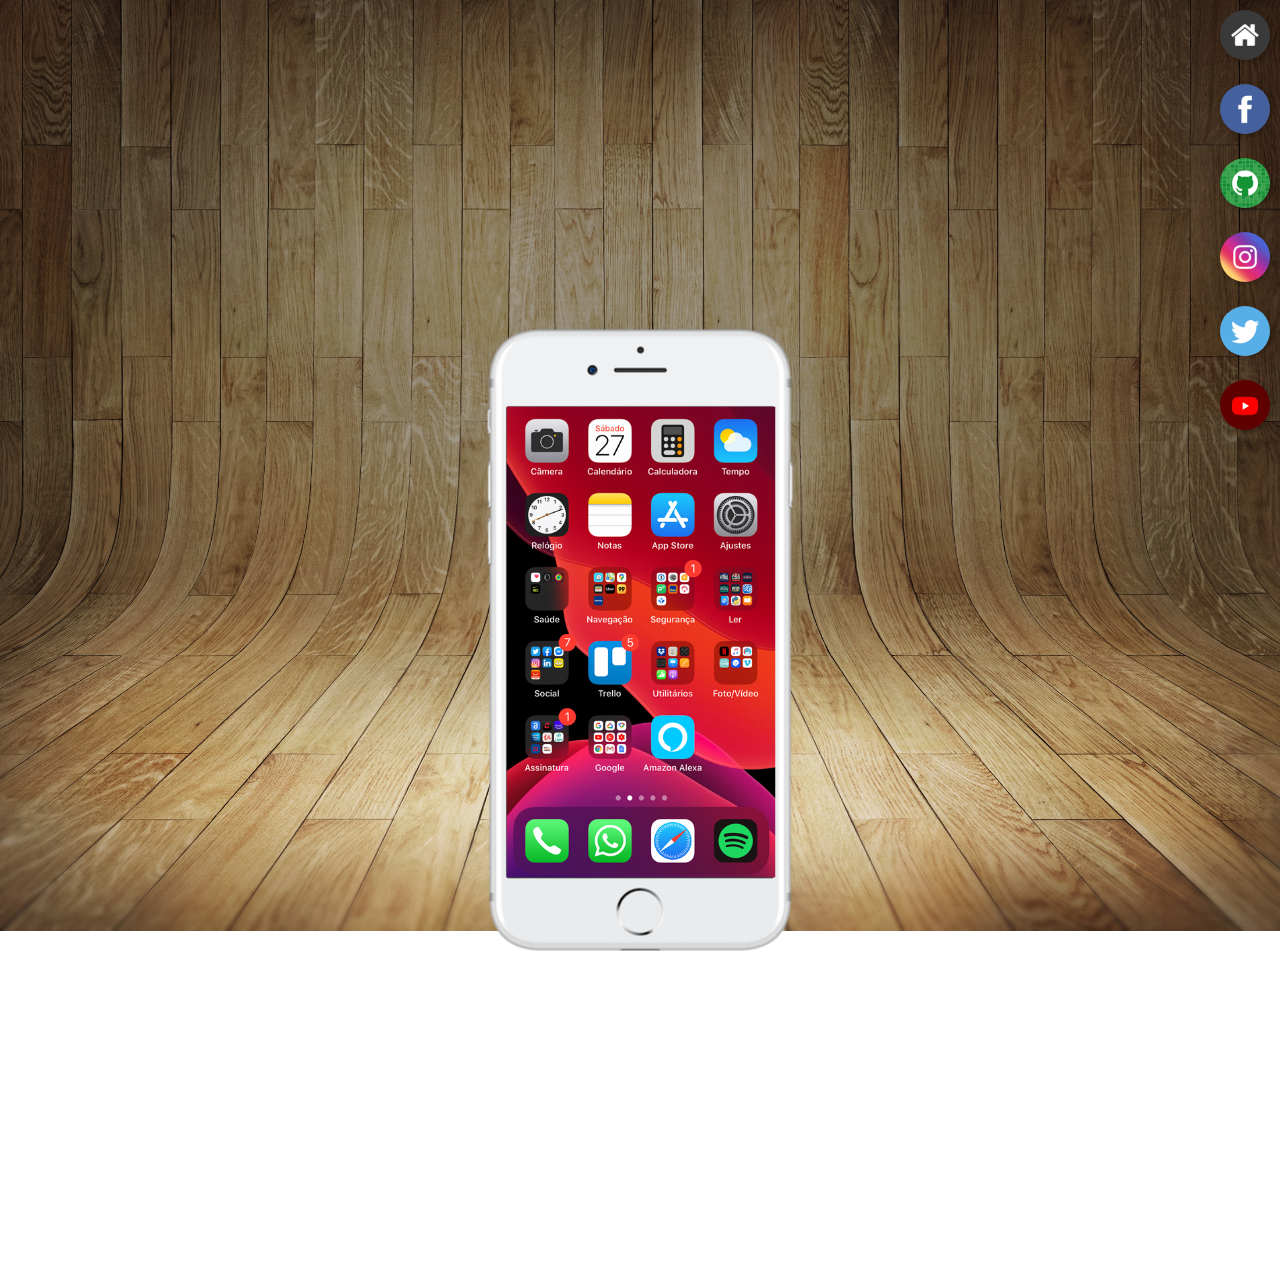
<file: index.html>
<!DOCTYPE html>
<html lang="pt-br">
<head>
    <meta charset="UTF-8">
    <meta http-equiv="X-UA-Compatible" content="IE=edge">
    <meta name="viewport" content="width=device-width, initial-scale=1.0">
    <link rel="shortcut icon" href="favicon.ico" type="image/x-icon">
    <link rel="stylesheet" href="estilo/style.css">
    <title>Document</title>
</head>
<body>
    <main>
        <section id="telefone">
            <iframe name="tela" id="tela" src="home.html" frameborder="0"></iframe>
        </section>
        <section id="fundo">
            <a href="home.html" target="tela"><img src="imagens/logo-home.jpg" alt="home"></a><br>
            <a href="facebook.html" target="tela"><img src="imagens/logo-facebook.jpg" alt="facebook"></a><br>
            <a href="github.html" target="tela"><img src="imagens/logo-github.jpg" alt="github"></a><br>
            <a href="instagram.html" target="tela"><img src="imagens/logo-instagram.jpg" alt="instagram"></a><br>
            <a href="twitter.html" target="tela"><img src="imagens/logo-twitter.jpg" alt="twitter"></a><br>
            <a href="youtube.html" target="tela"><img src="imagens/logo-youtube.jpg" alt="youtube"></a>
        </section>
    </main>
</body>
</html>
</file>
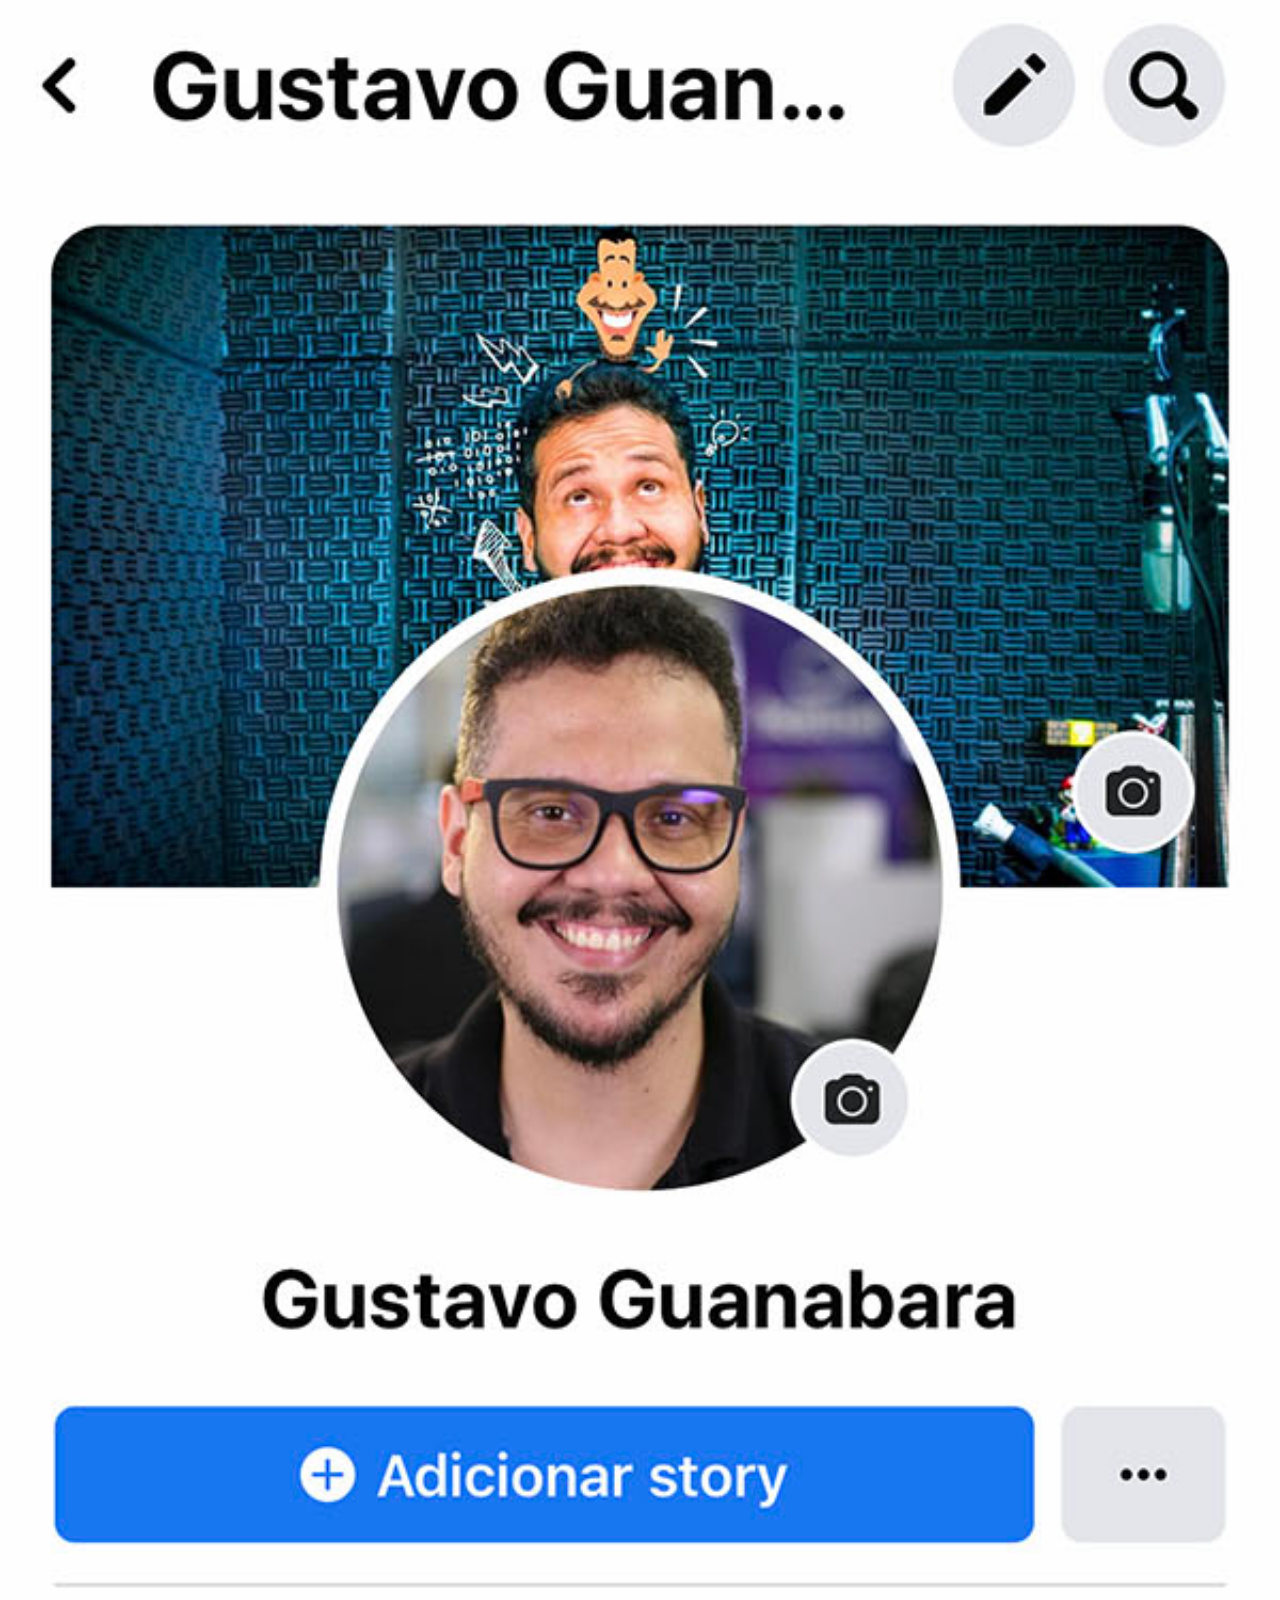
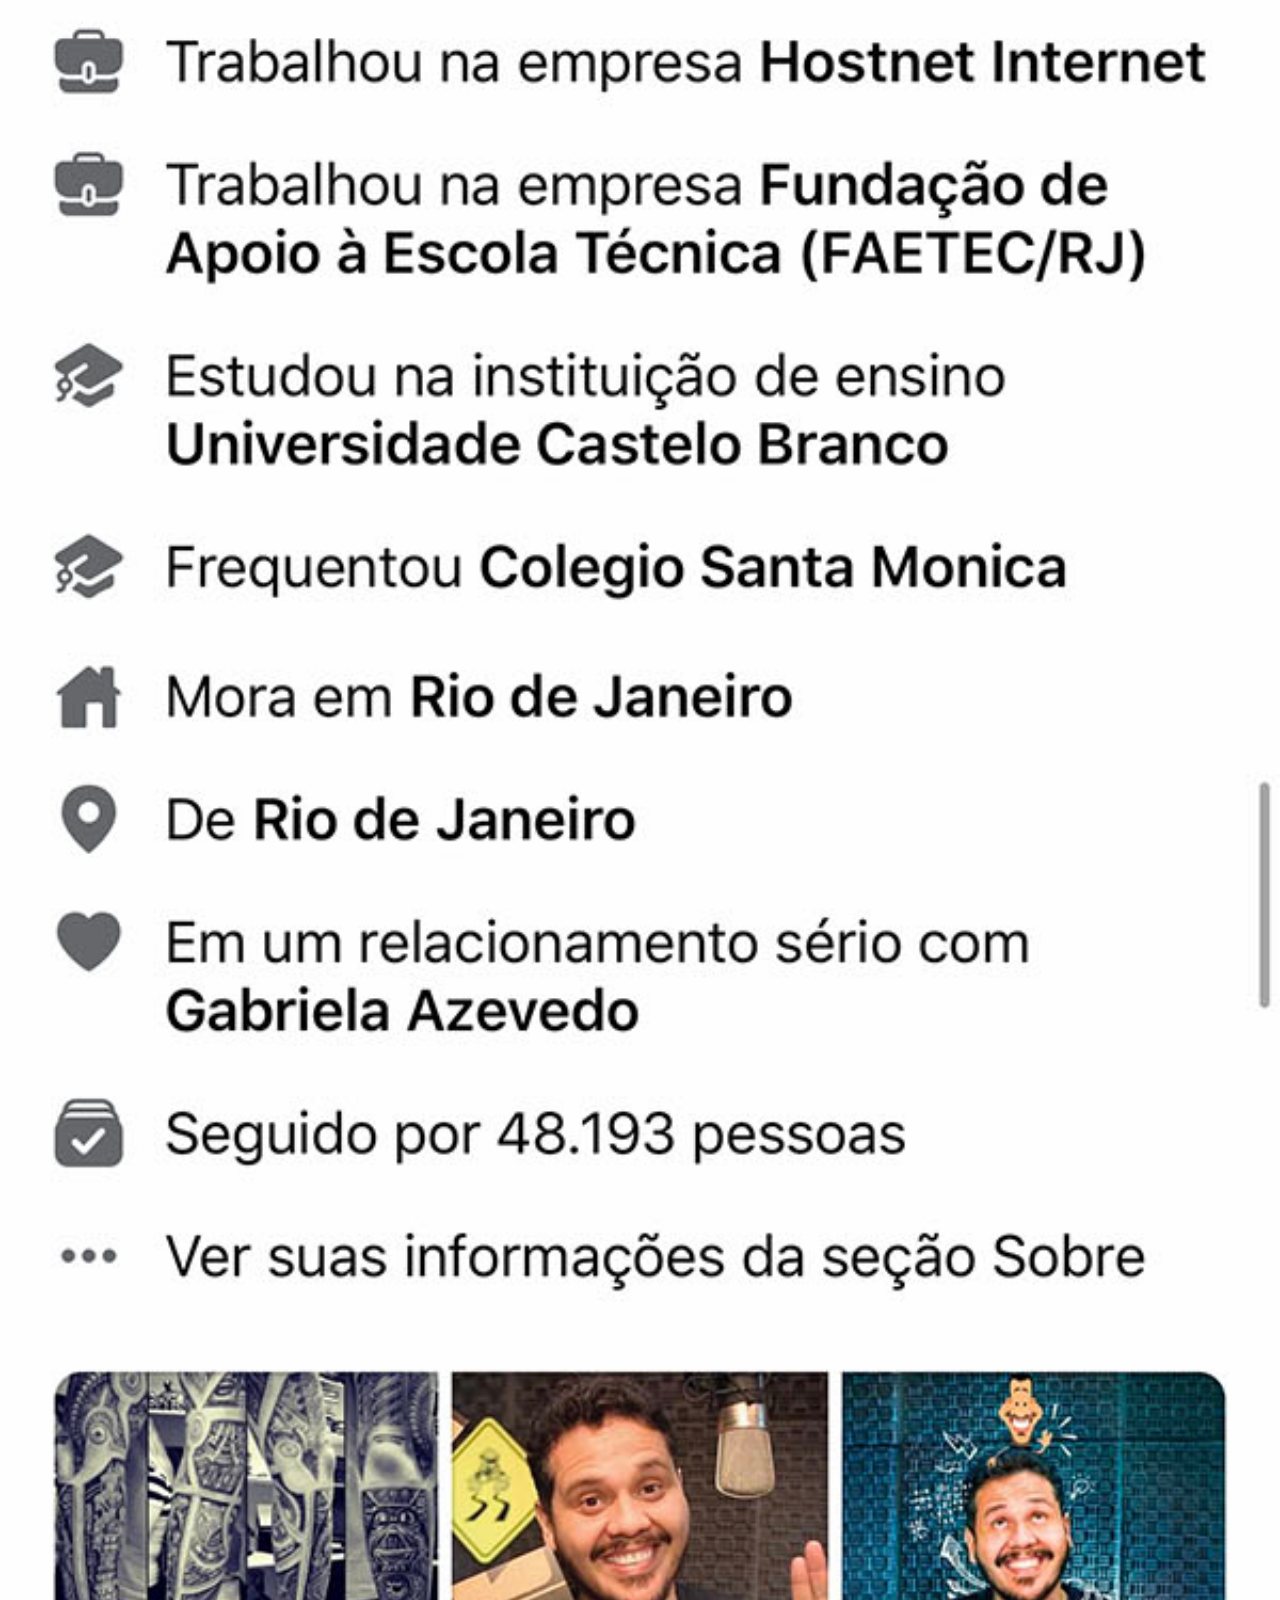
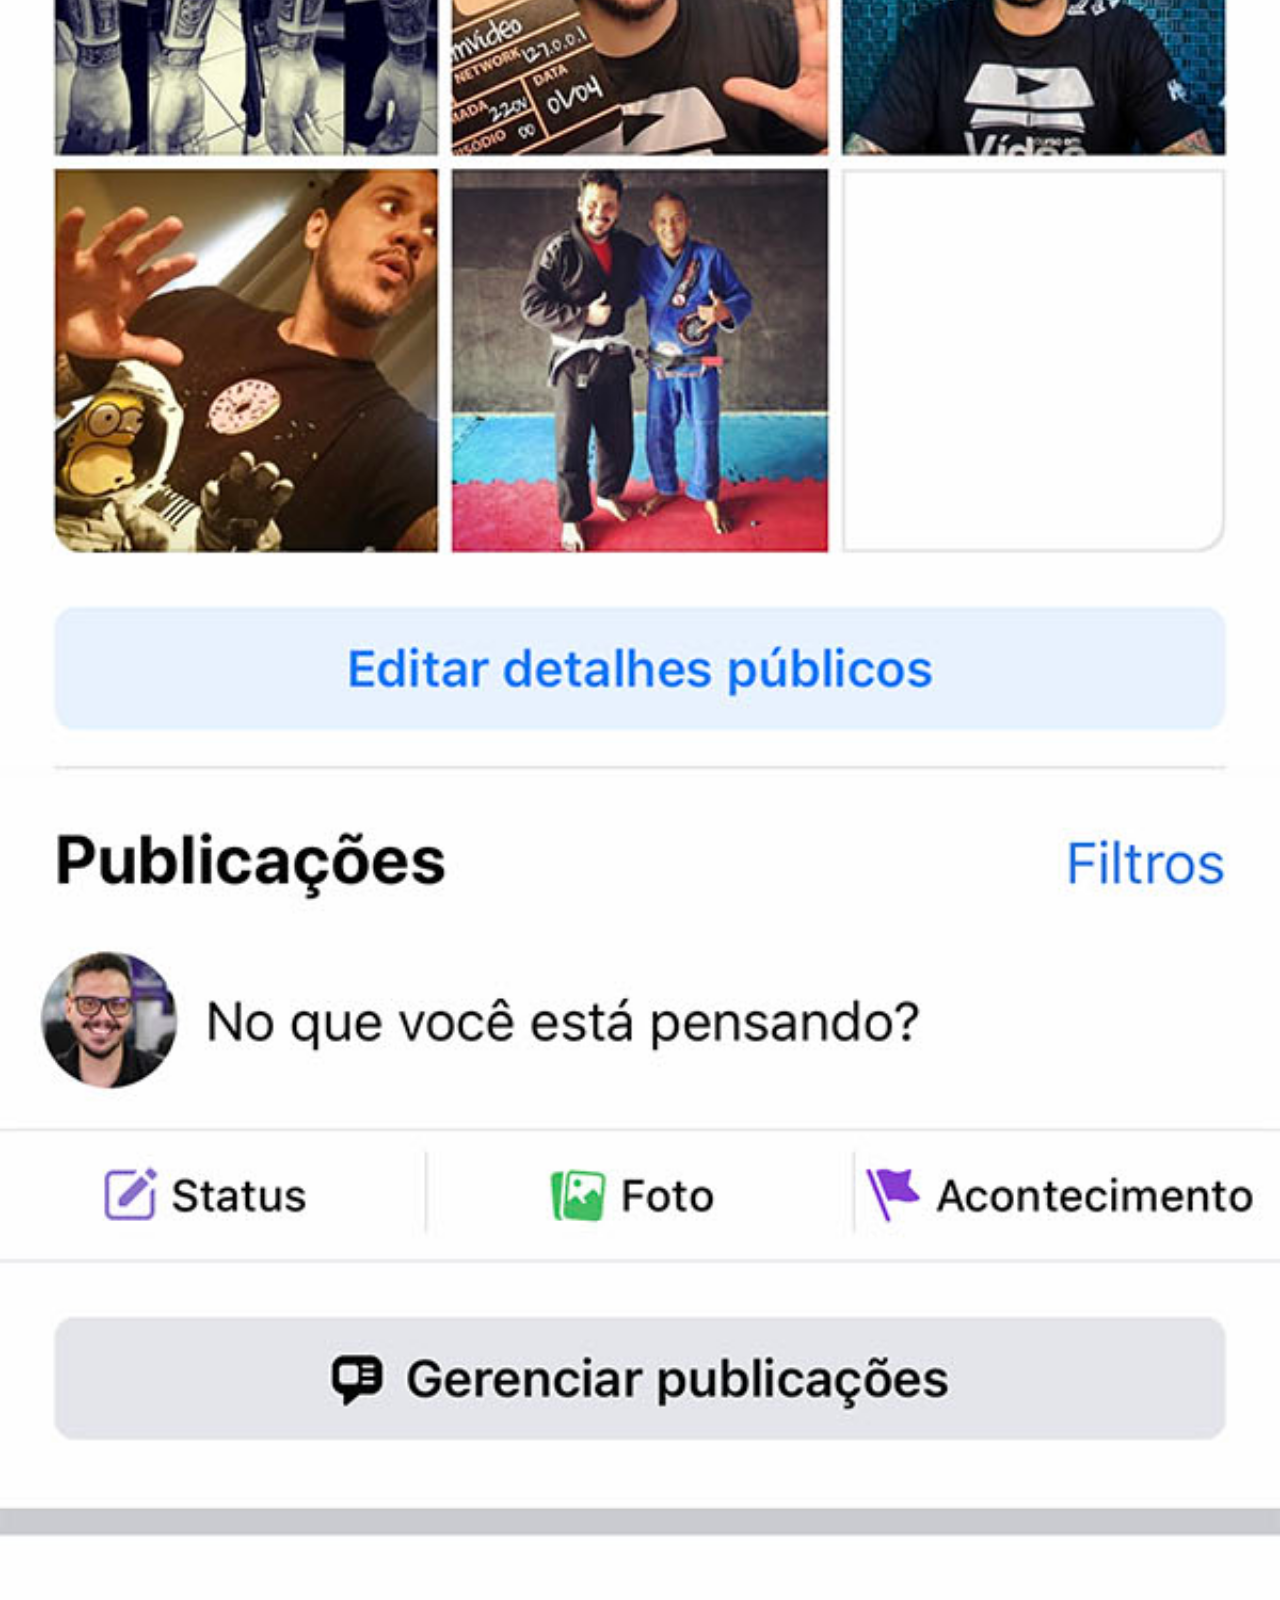
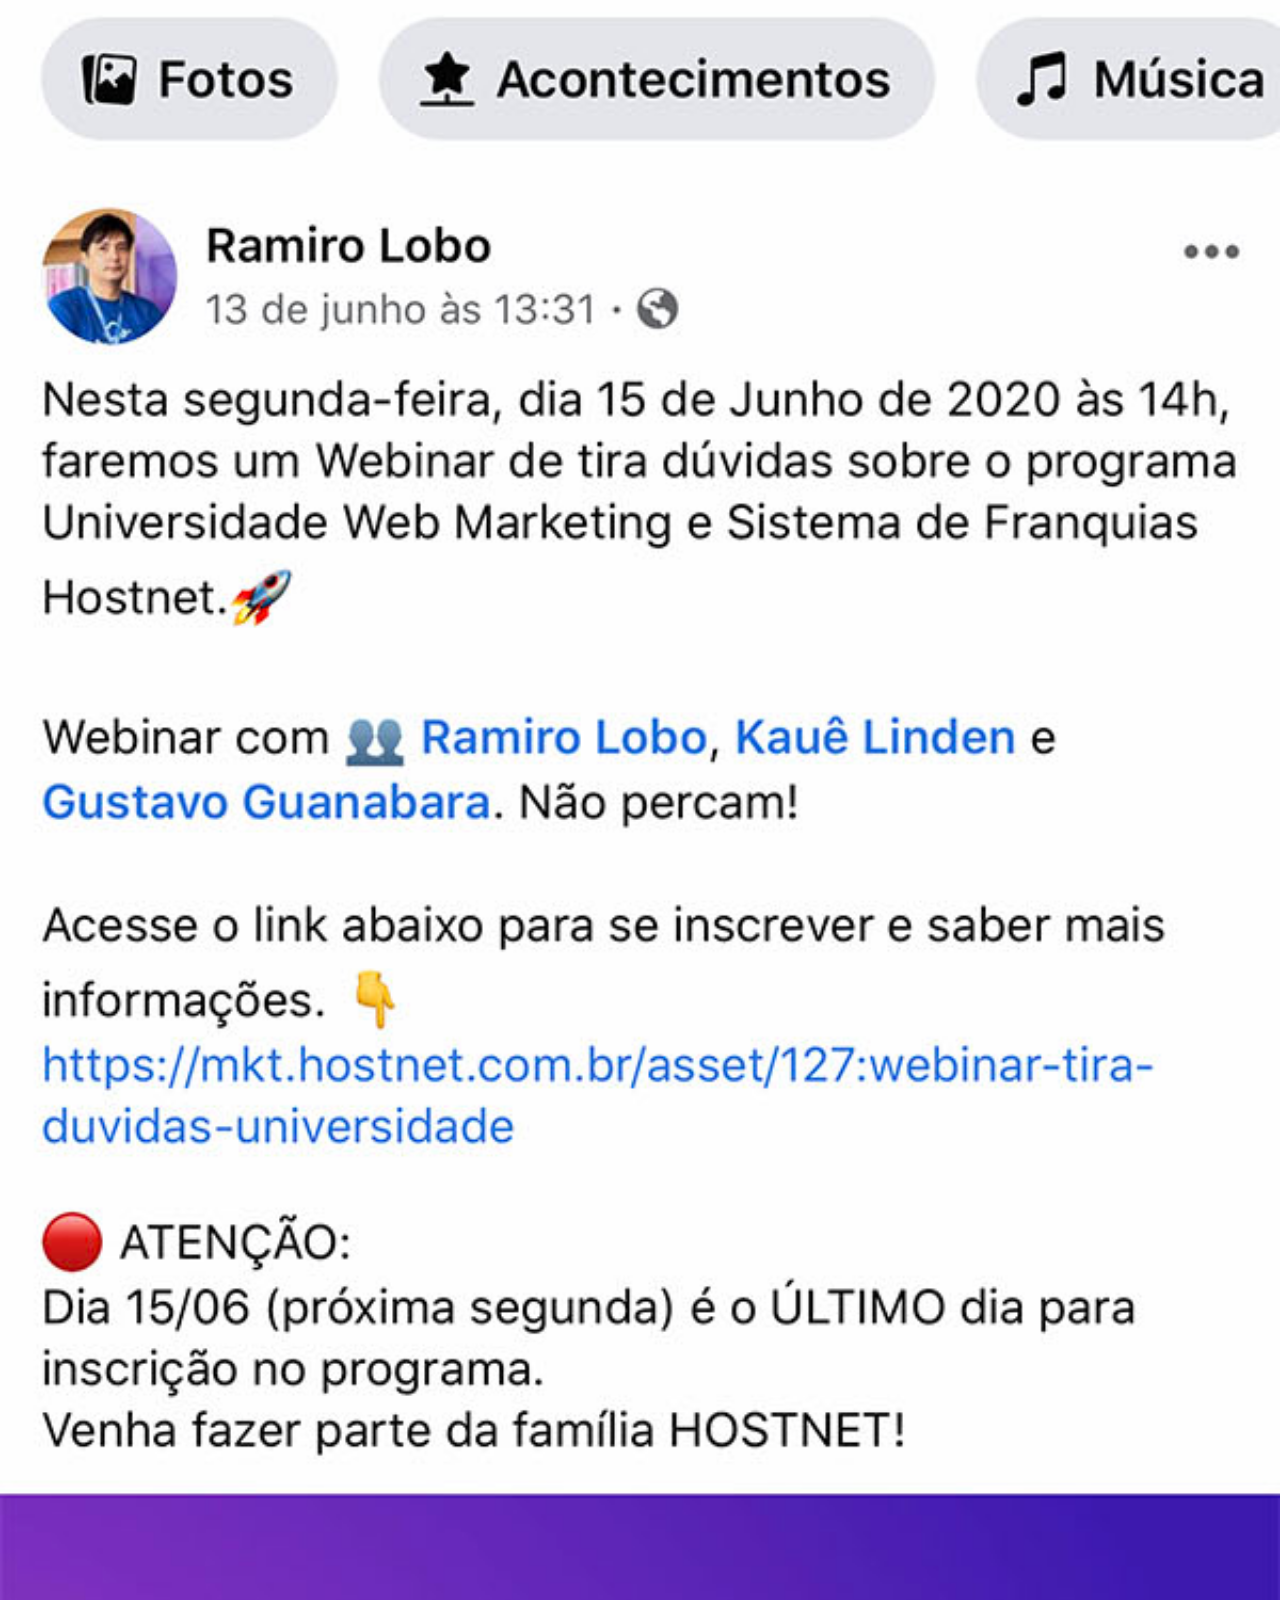
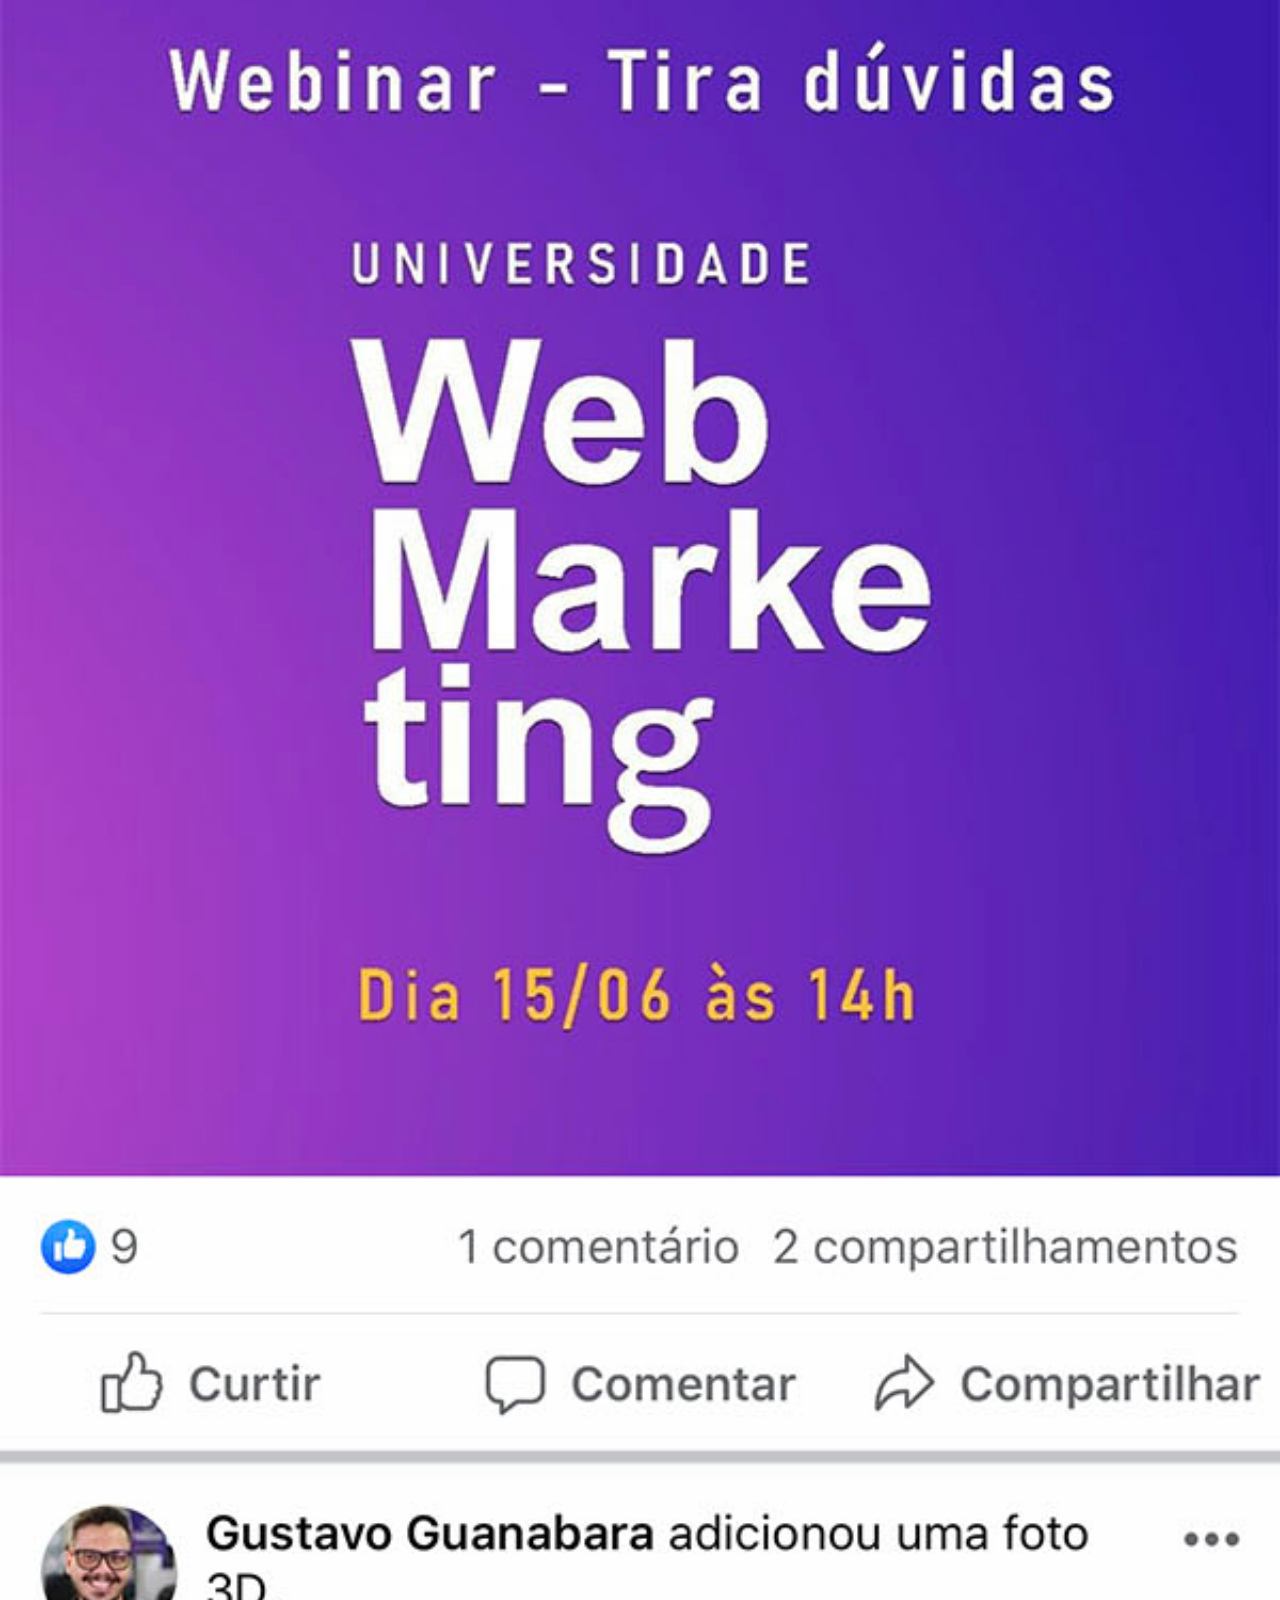
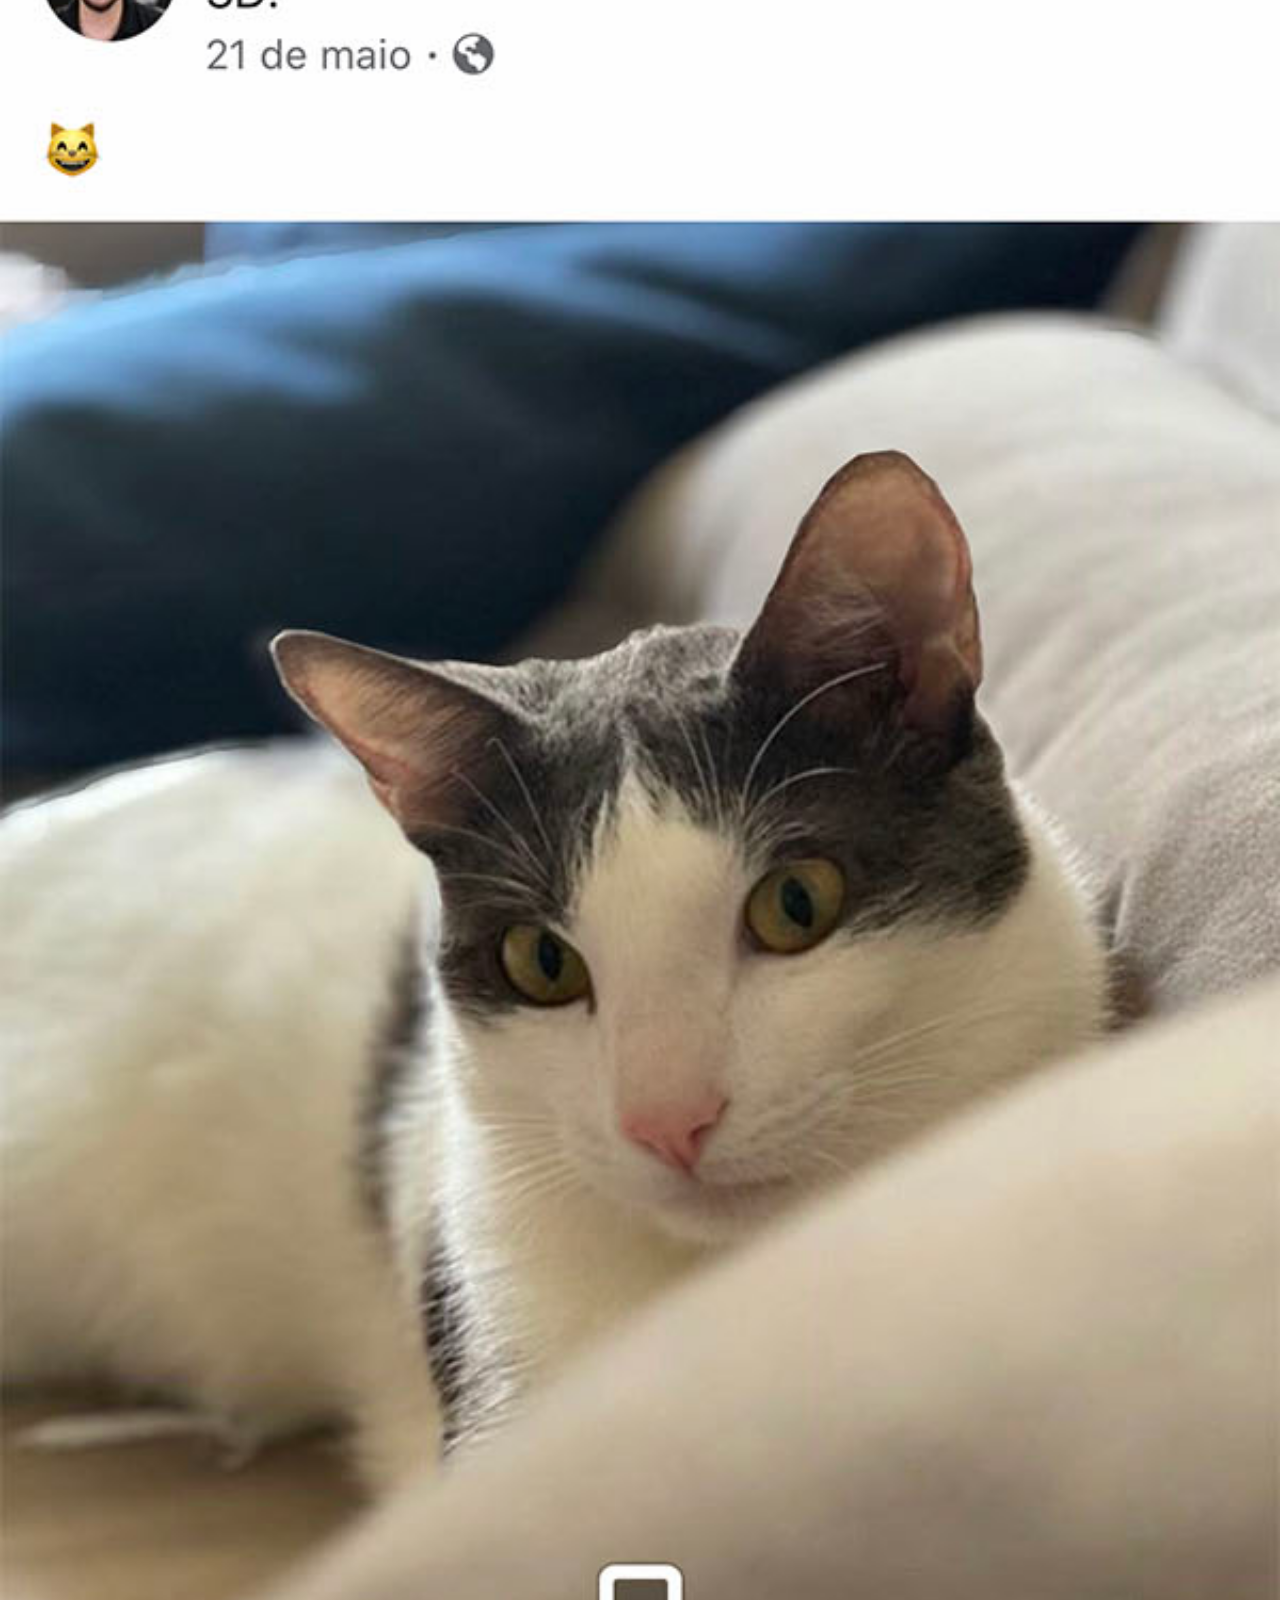
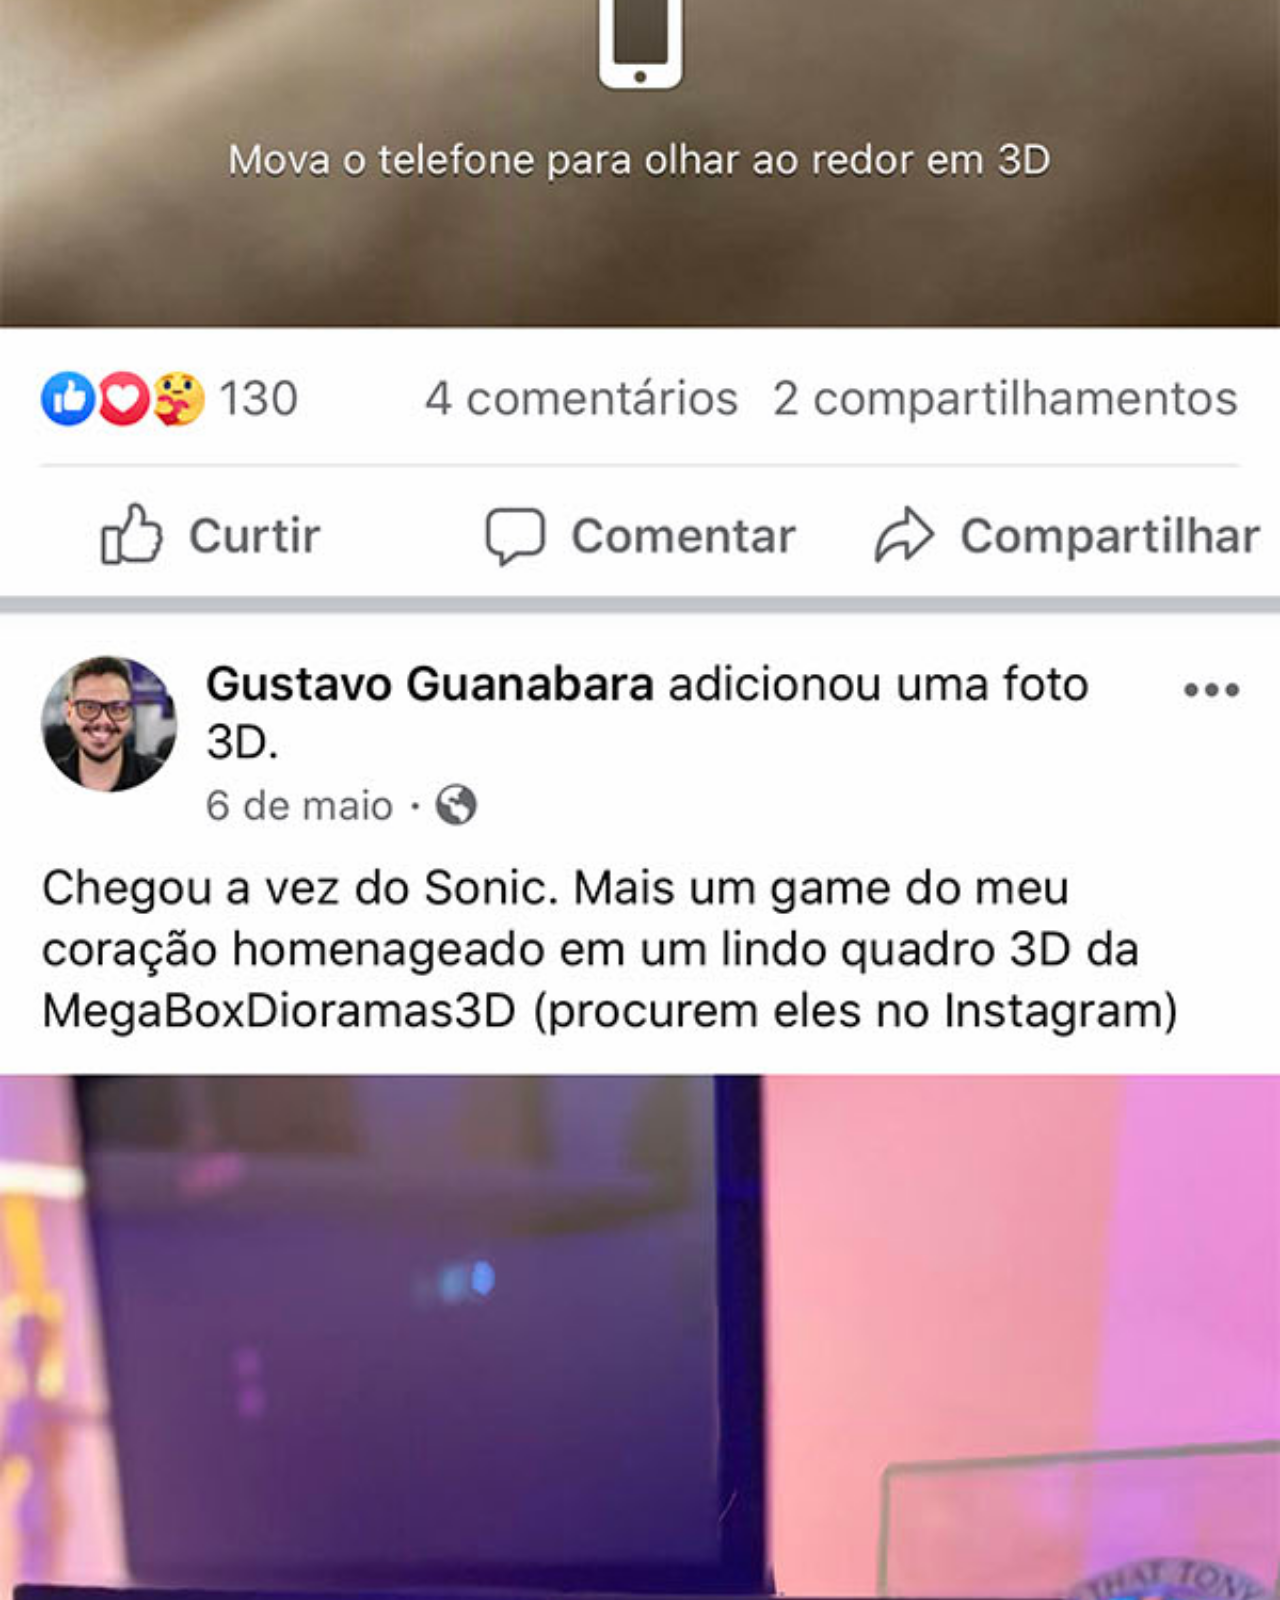
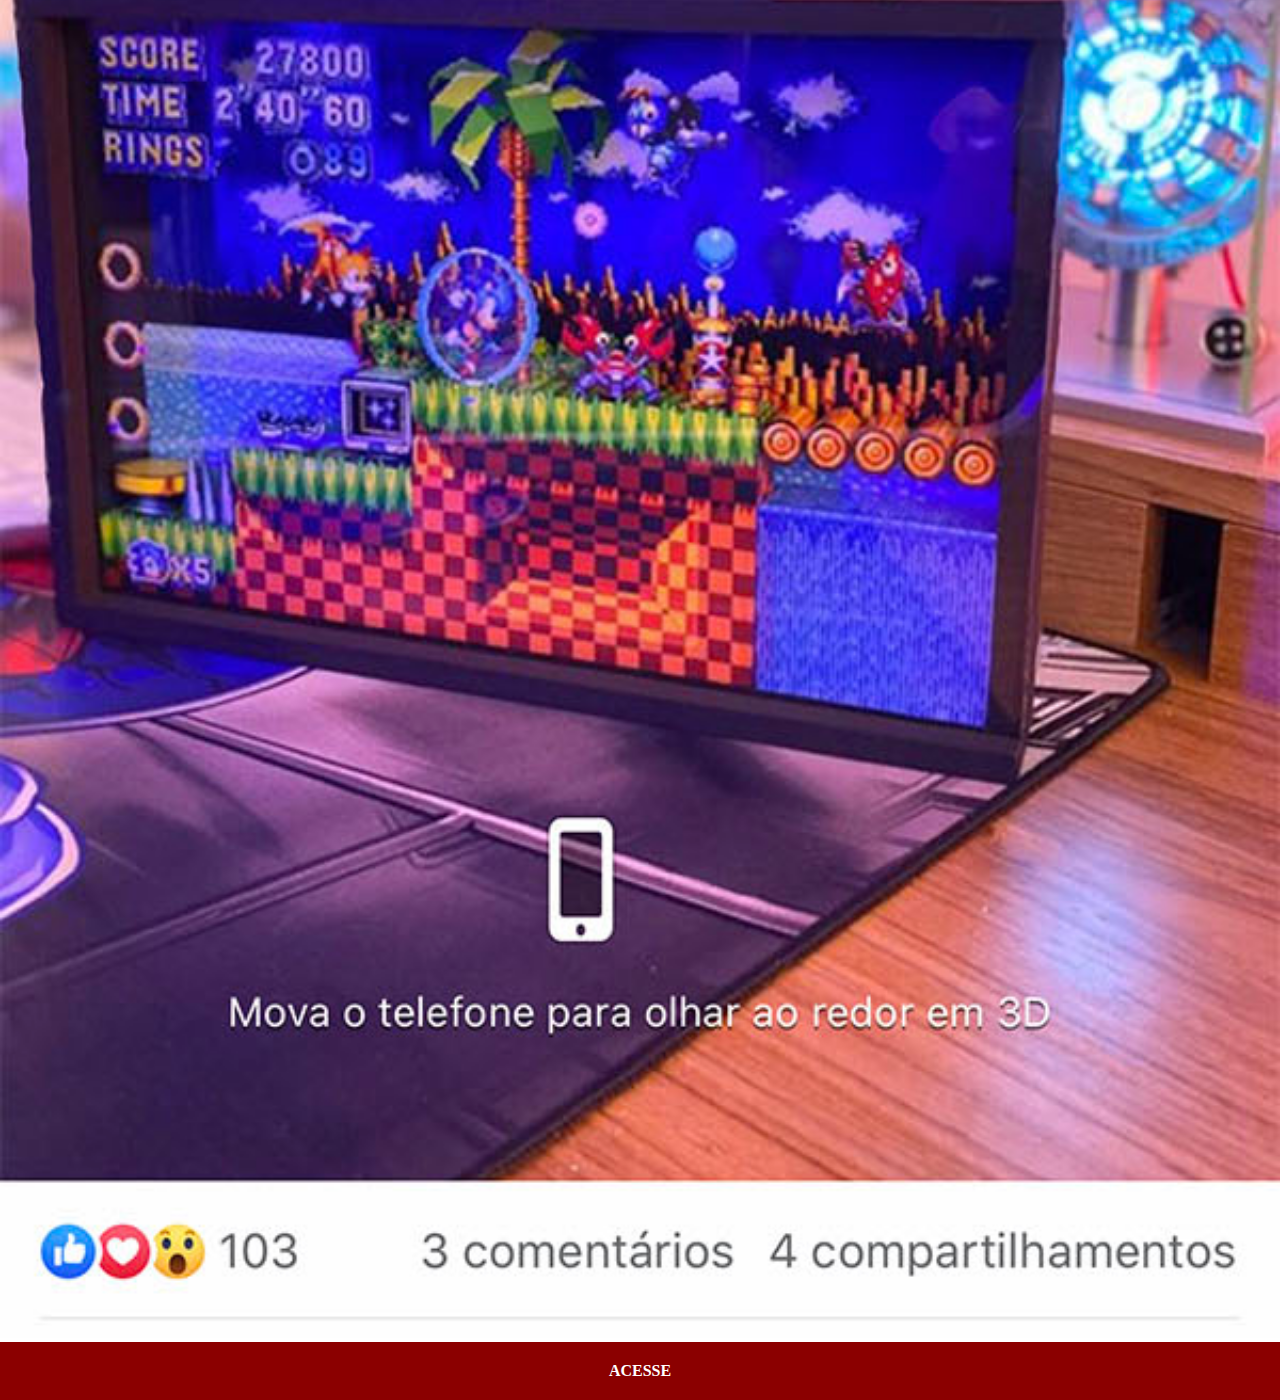
<file: facebook.html>
<!DOCTYPE html>
<html lang="pt-br">
<head>
    <meta charset="UTF-8">
    <meta http-equiv="X-UA-Compatible" content="IE=edge">
    <meta name="viewport" content="width=device-width, initial-scale=1.0">
    <title>Document</title>
    <link rel="stylesheet" href="estilo/social.css">
</head>
<body>
    <img src="imagens/tela-facebook.jpg" alt="facebook">
    <a href="https://www.facebook.com/" target="_blank">ACESSE</a>
</body>
</html>
</file>
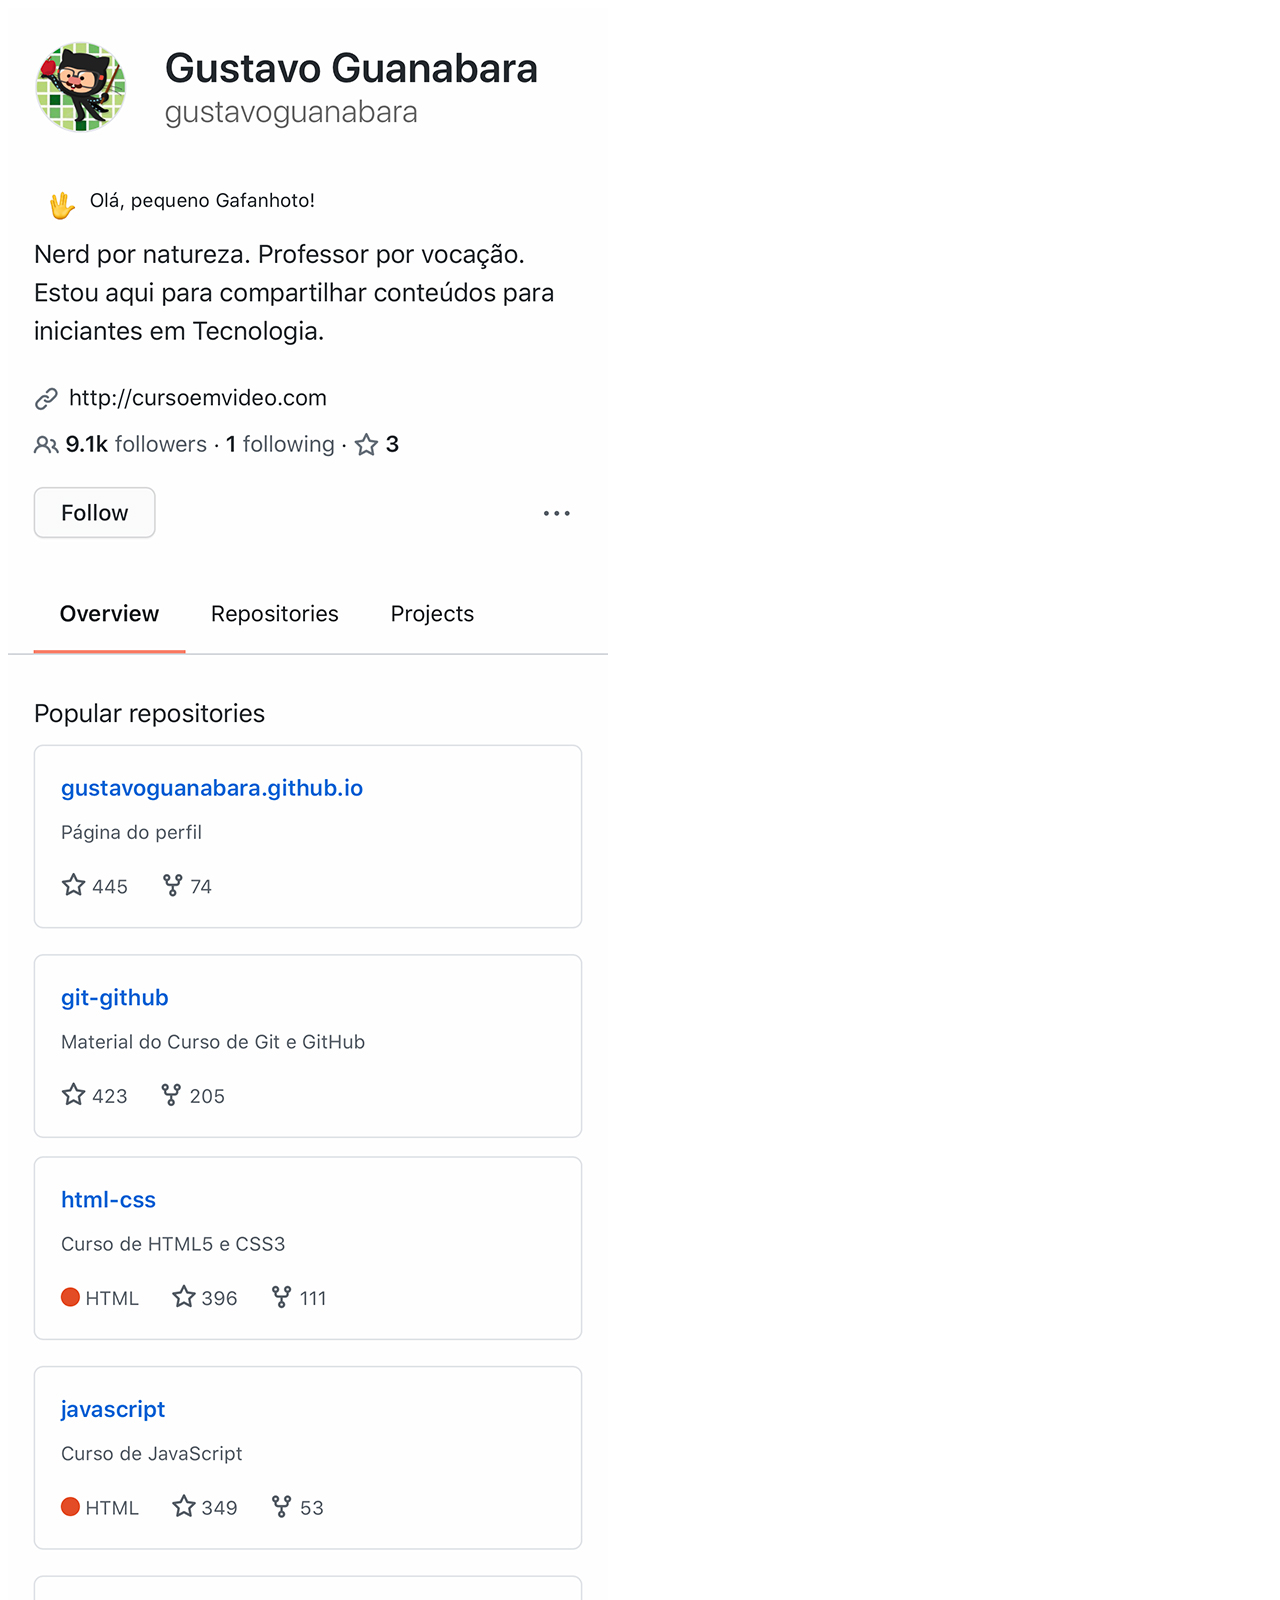
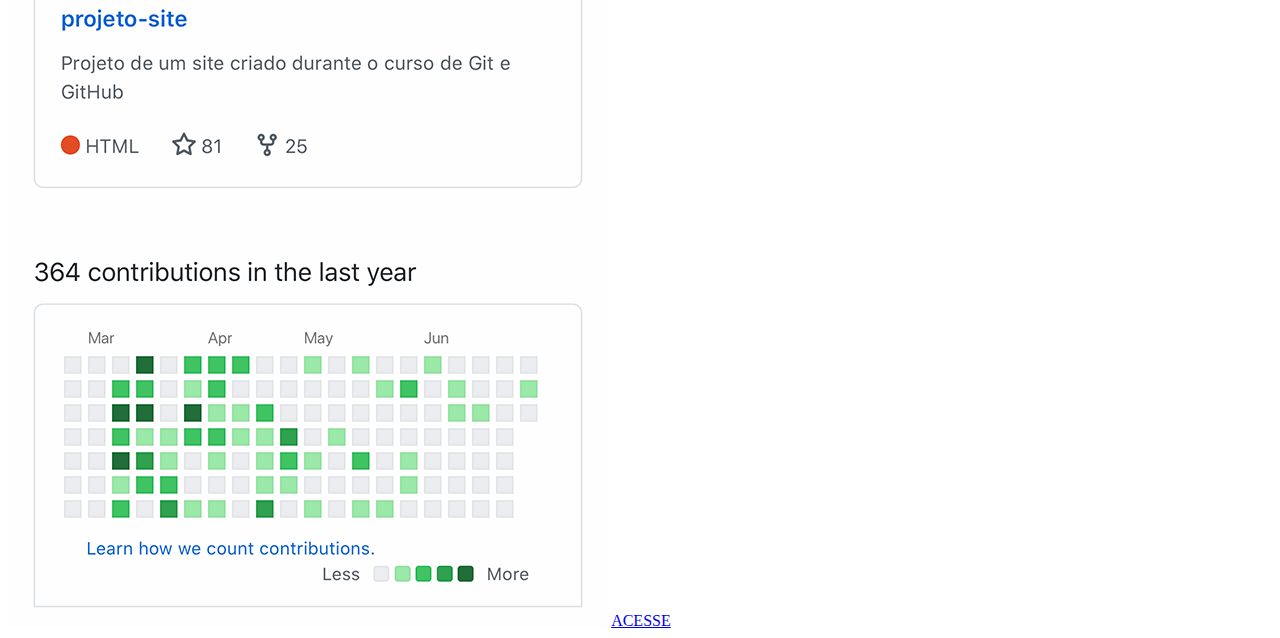
<file: github.html>
<!DOCTYPE html>
<html lang="pt-br">
<head>
    <meta charset="UTF-8">
    <meta http-equiv="X-UA-Compatible" content="IE=edge">
    <meta name="viewport" content="width=device-width, initial-scale=1.0">
    <title>Document</title>
</head>
<body>
    <img src="imagens/tela-github.jpg" alt="github">
    <a href="https://github.com/" target="_blank">ACESSE</a>
</body>
</html>
</file>
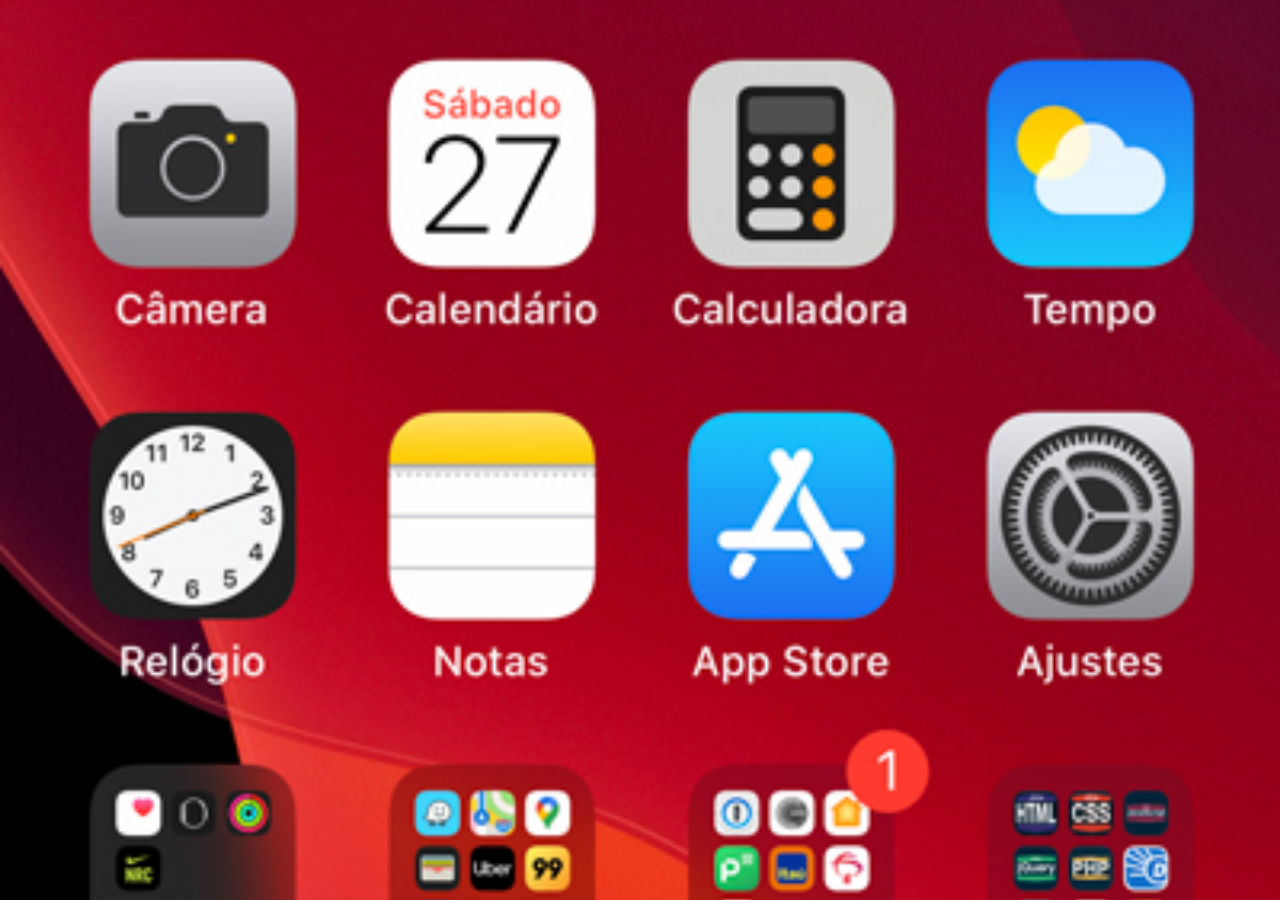
<file: home.html>
<!DOCTYPE html>
<html lang="pt-br">
<head>
    <meta charset="UTF-8">
    <meta http-equiv="X-UA-Compatible" content="IE=edge">
    <meta name="viewport" content="width=device-width, initial-scale=1.0">
    <title>Document</title>
    <style>
        *{
            padding: 0px;
            margin: 0px;
        }
        body{
            background: url('imagens/tela-home.jpg') no-repeat
            center top;
            width: 100%;
            height: 100%;
            background-size: cover;
        }
    </style>
</head>
<body>
    
</body>
</html>
</file>
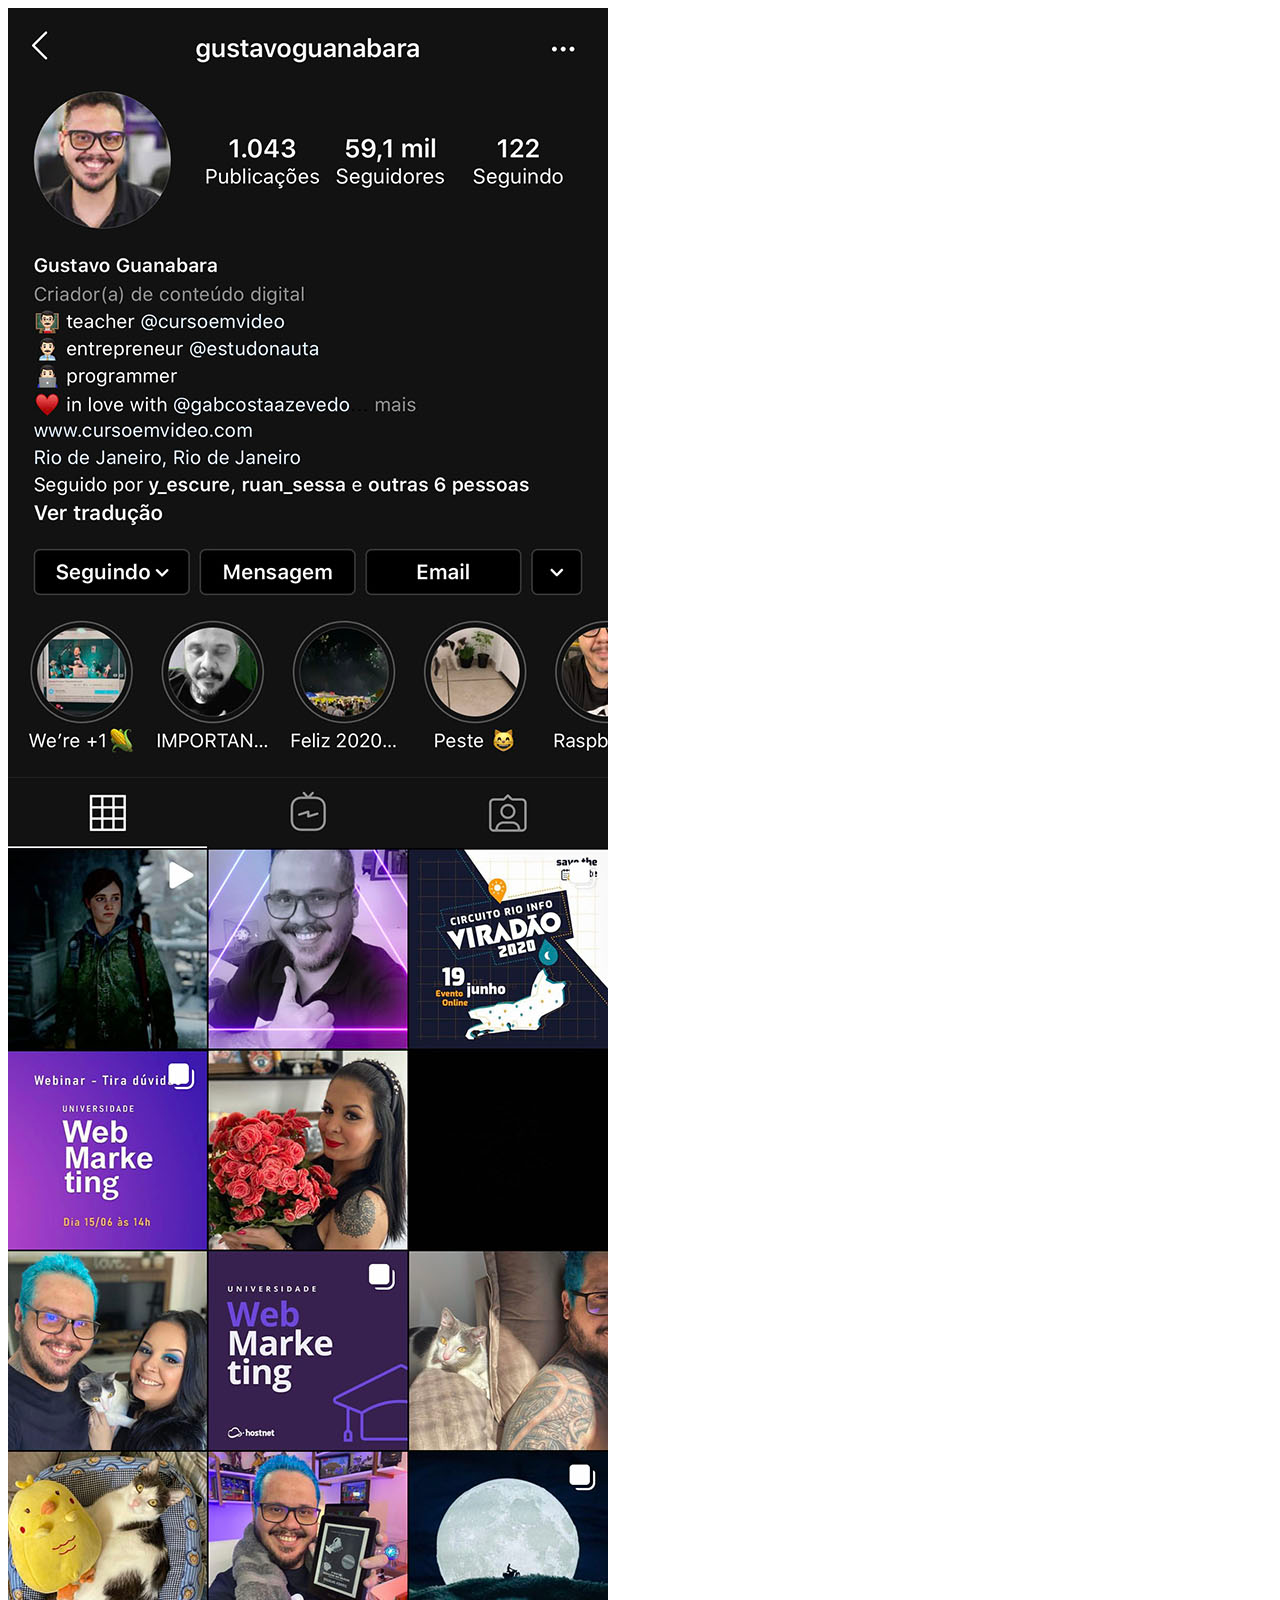
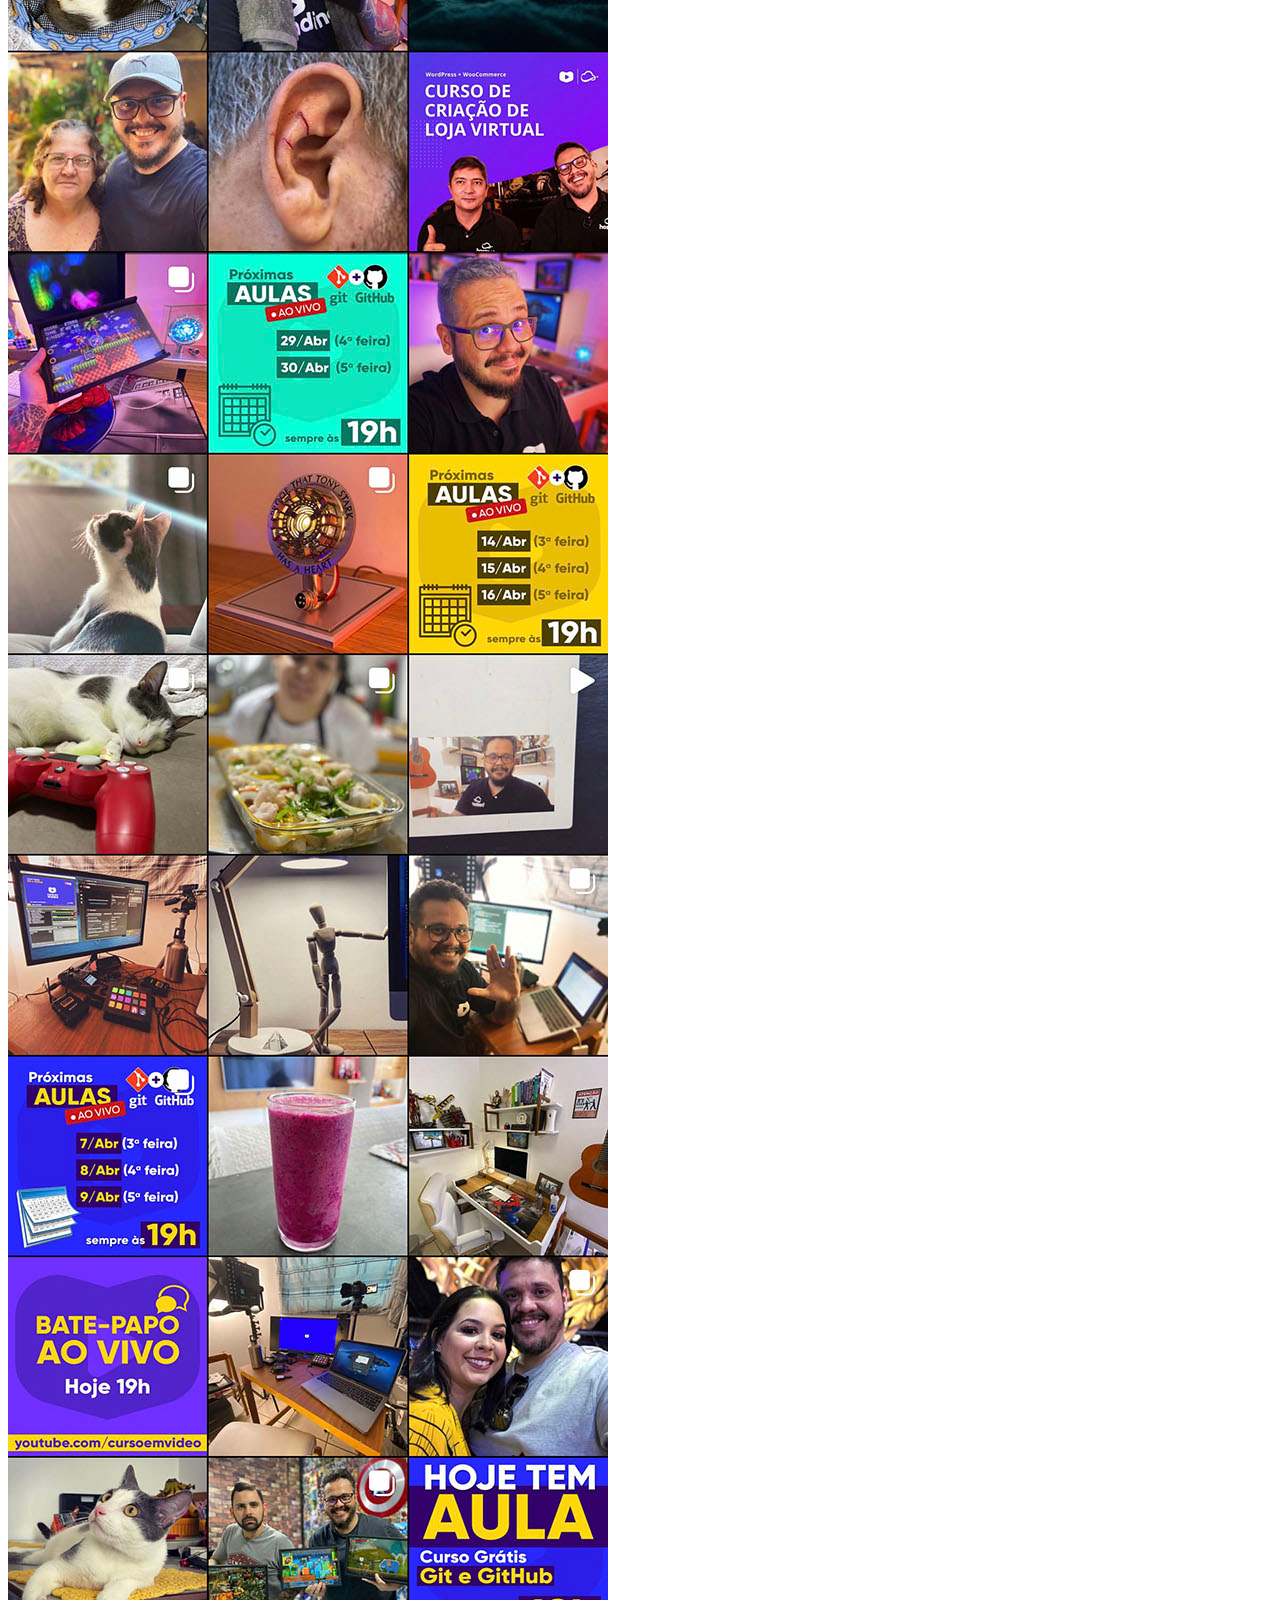
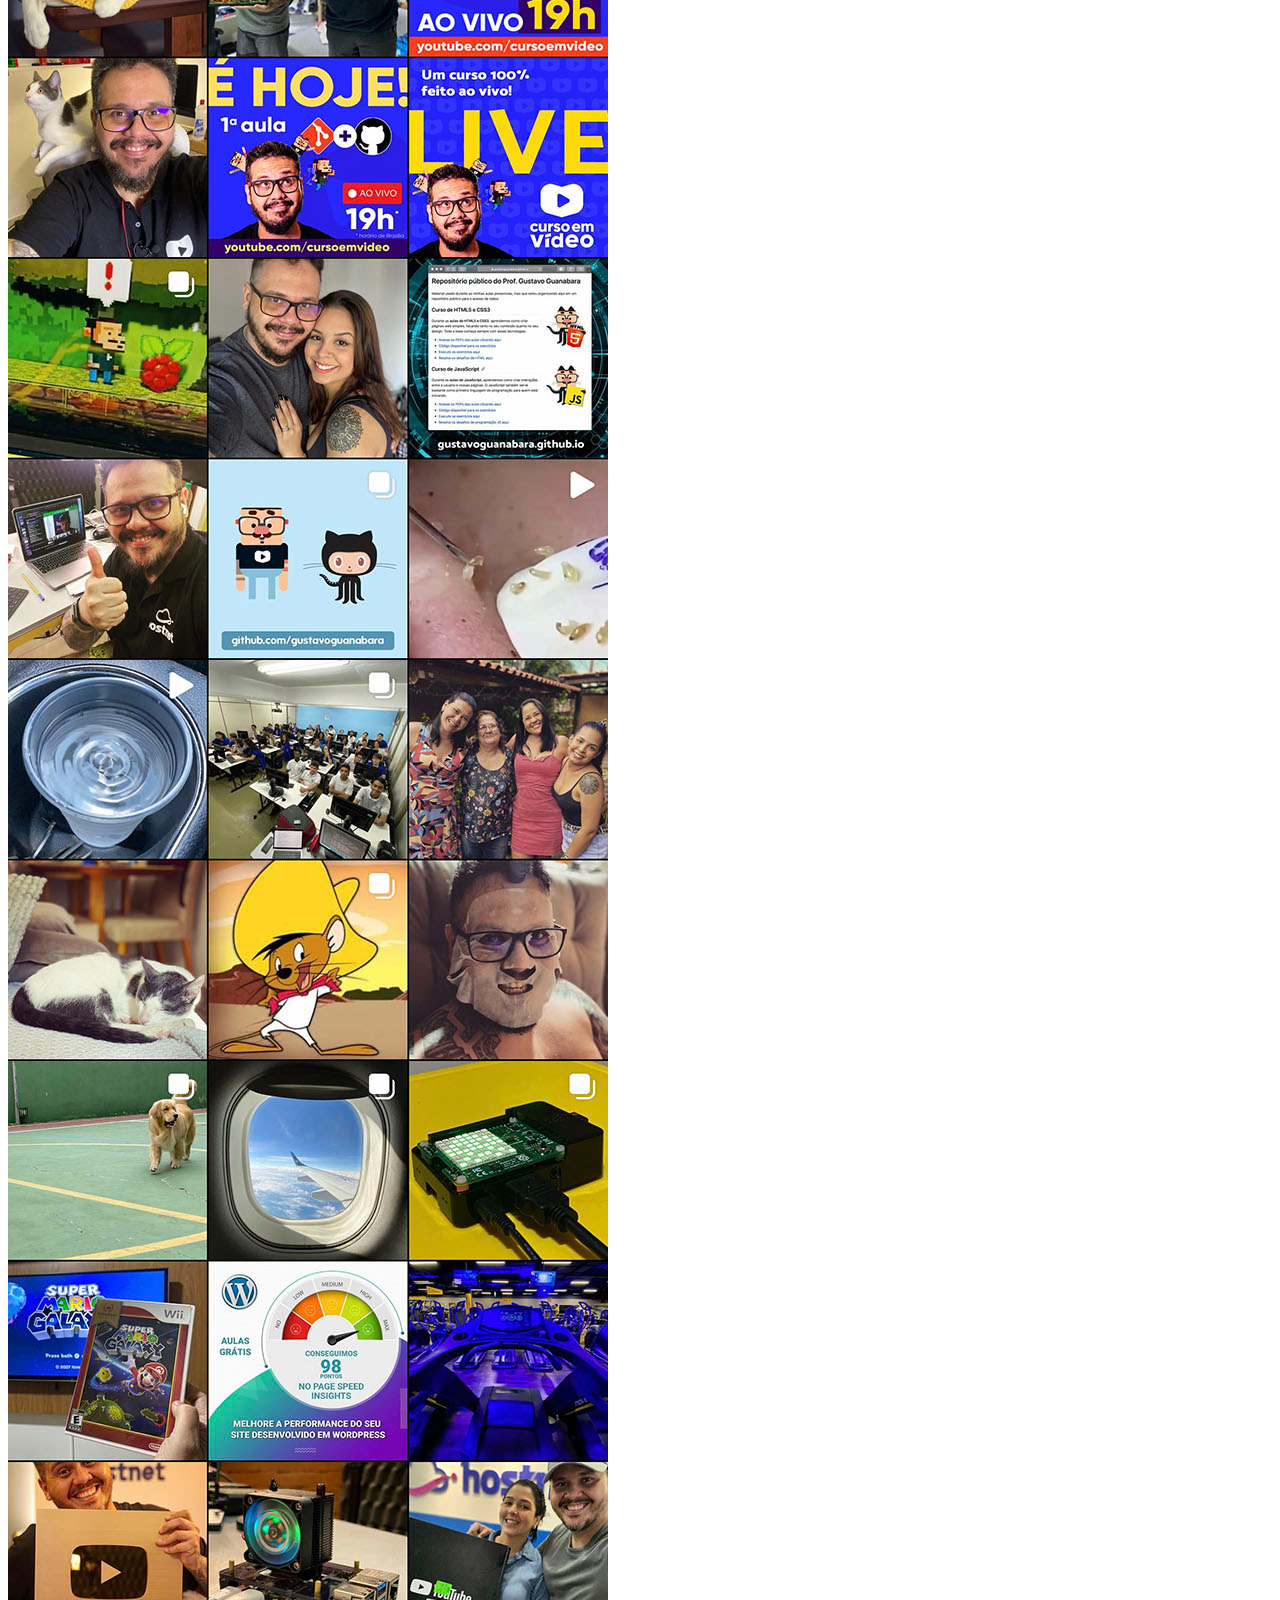
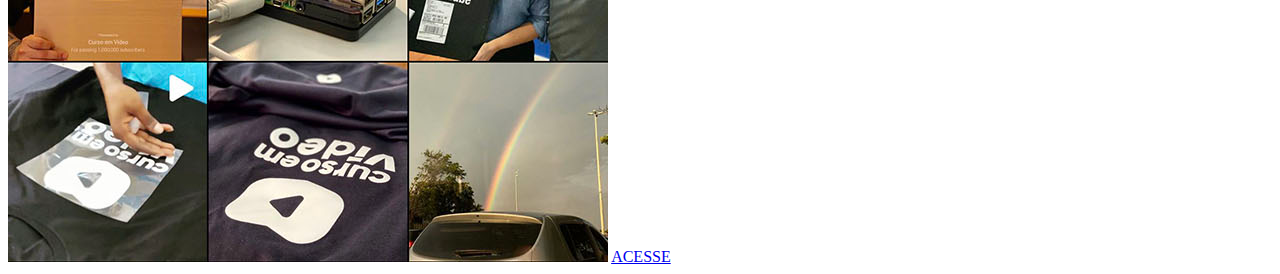
<file: instagram.html>
<!DOCTYPE html>
<html lang="pt-br">
<head>
    <meta charset="UTF-8">
    <meta http-equiv="X-UA-Compatible" content="IE=edge">
    <meta name="viewport" content="width=device-width, initial-scale=1.0">
    <title>Document</title>
</head>
<body>
    <img src="imagens/tela-instagram.jpg" alt="instagram">
    <a href="https://www.instagram.com/" target="_blank">ACESSE</a>
</body>
</html>
</file>
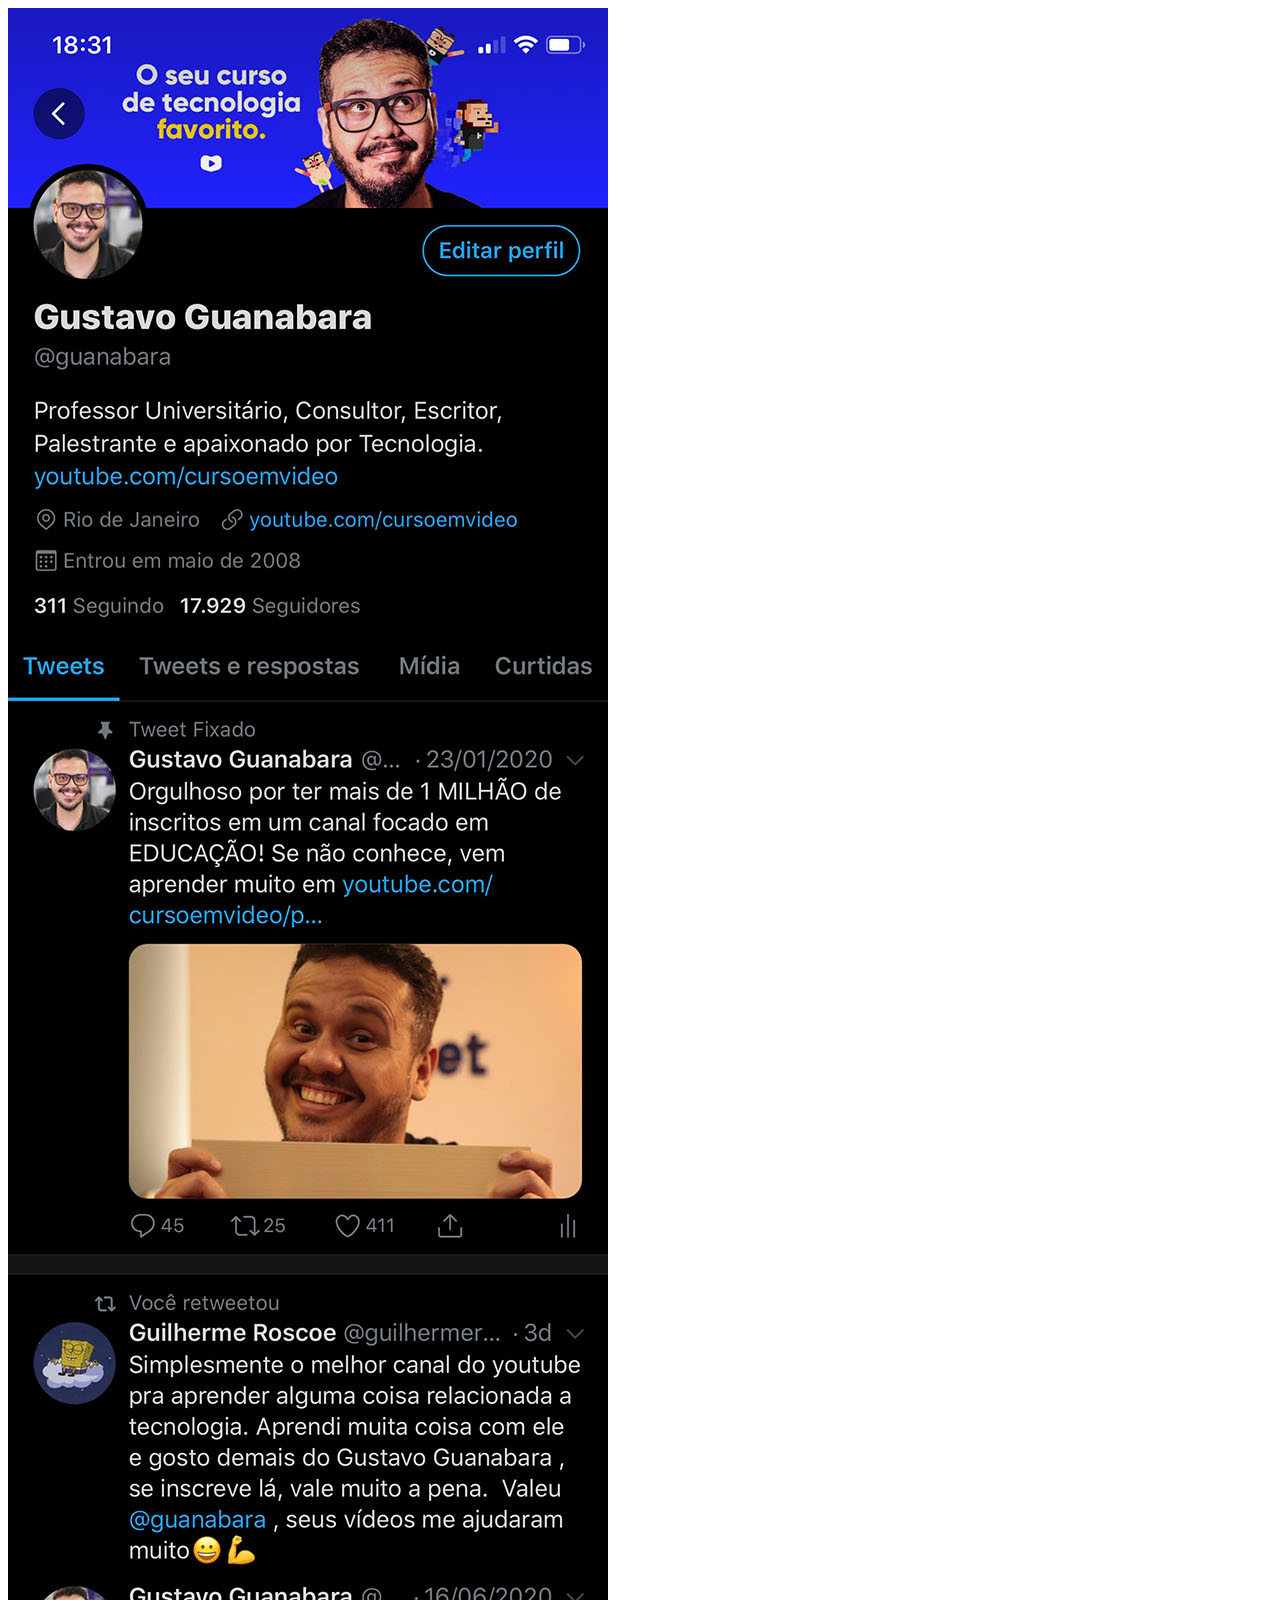
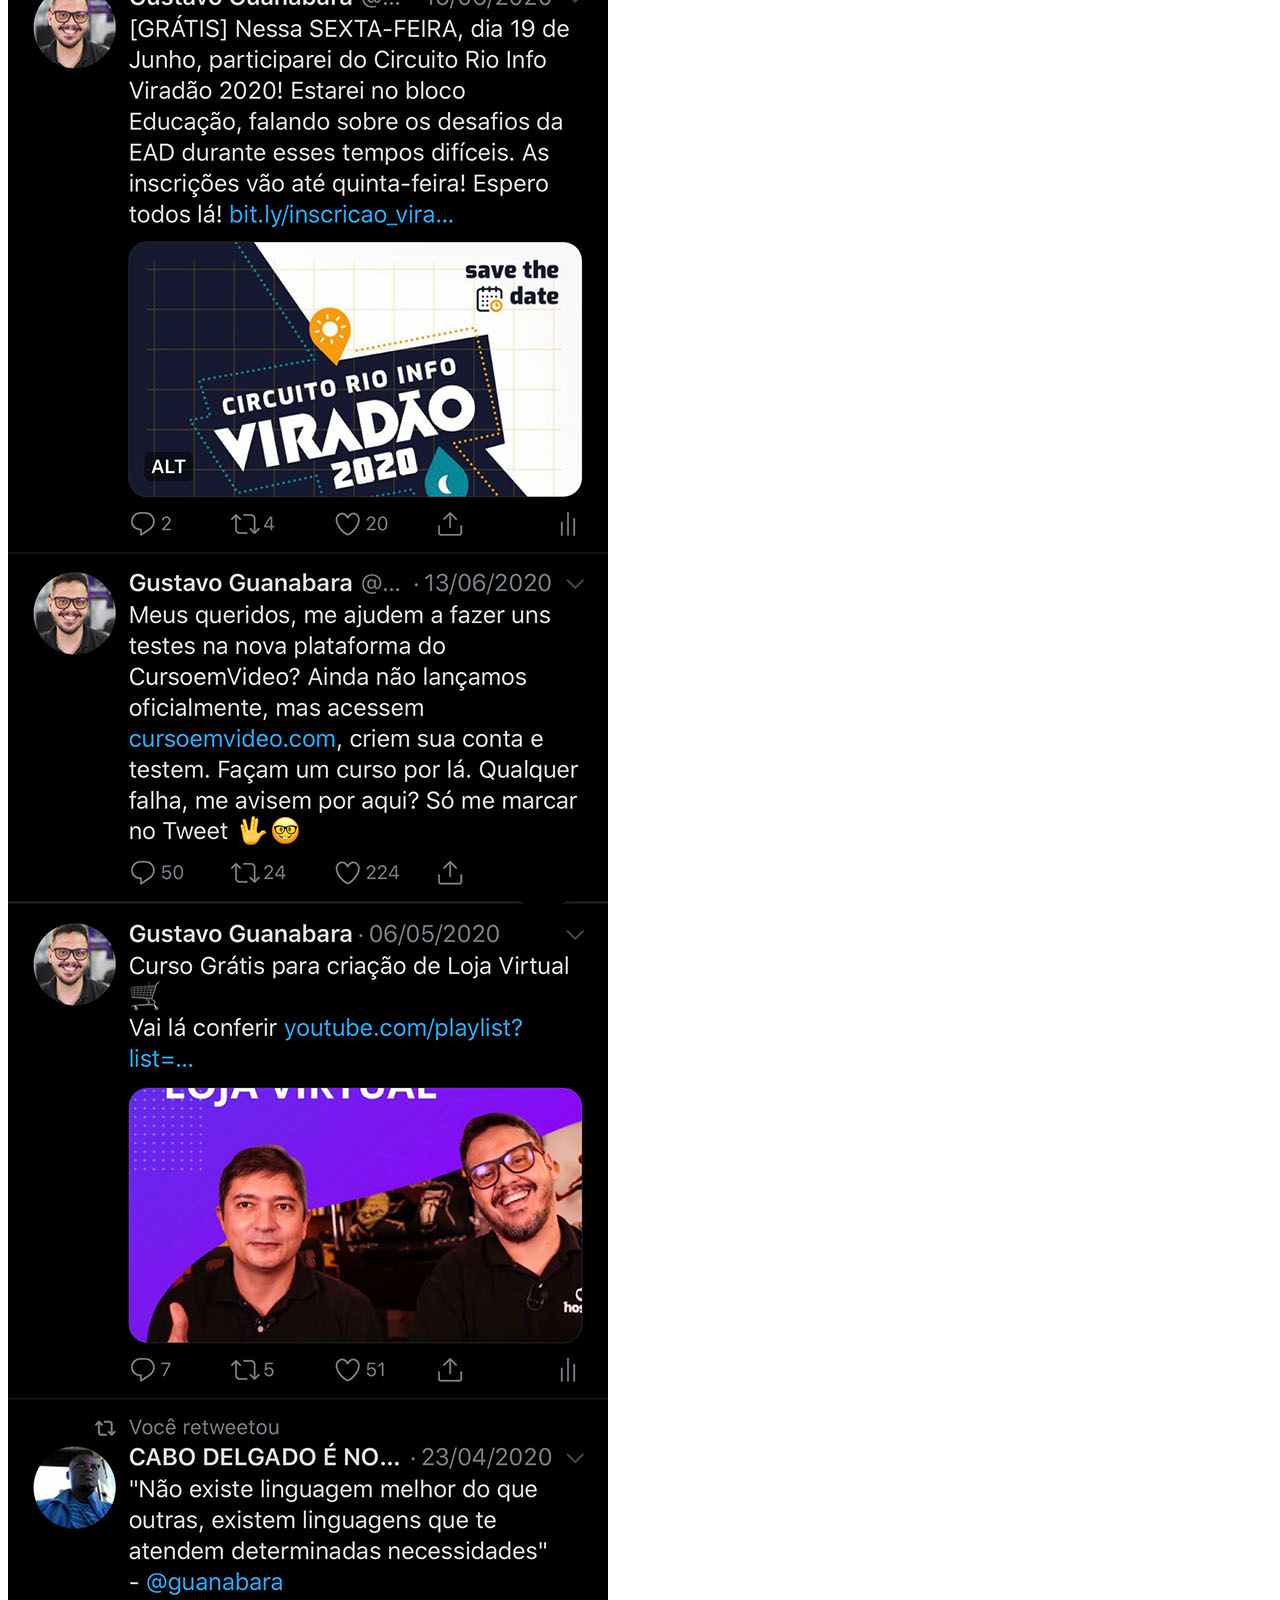
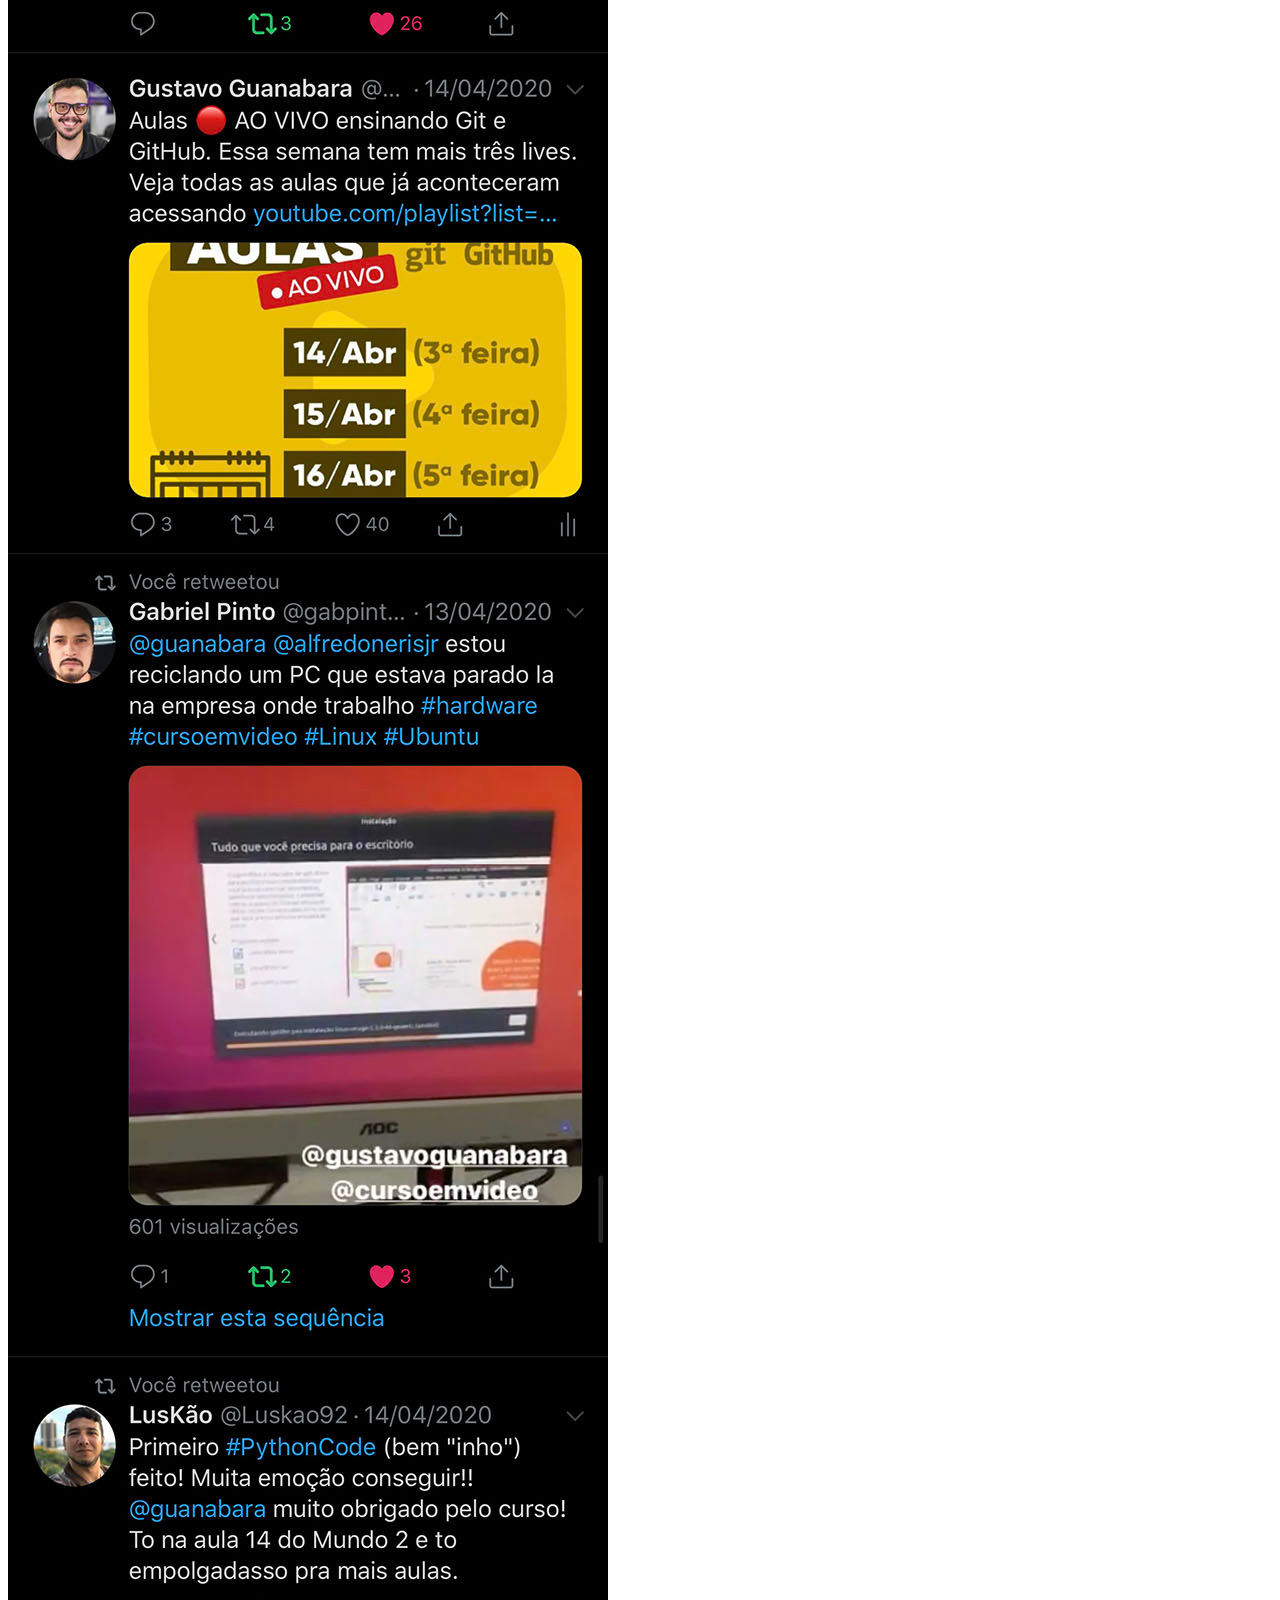
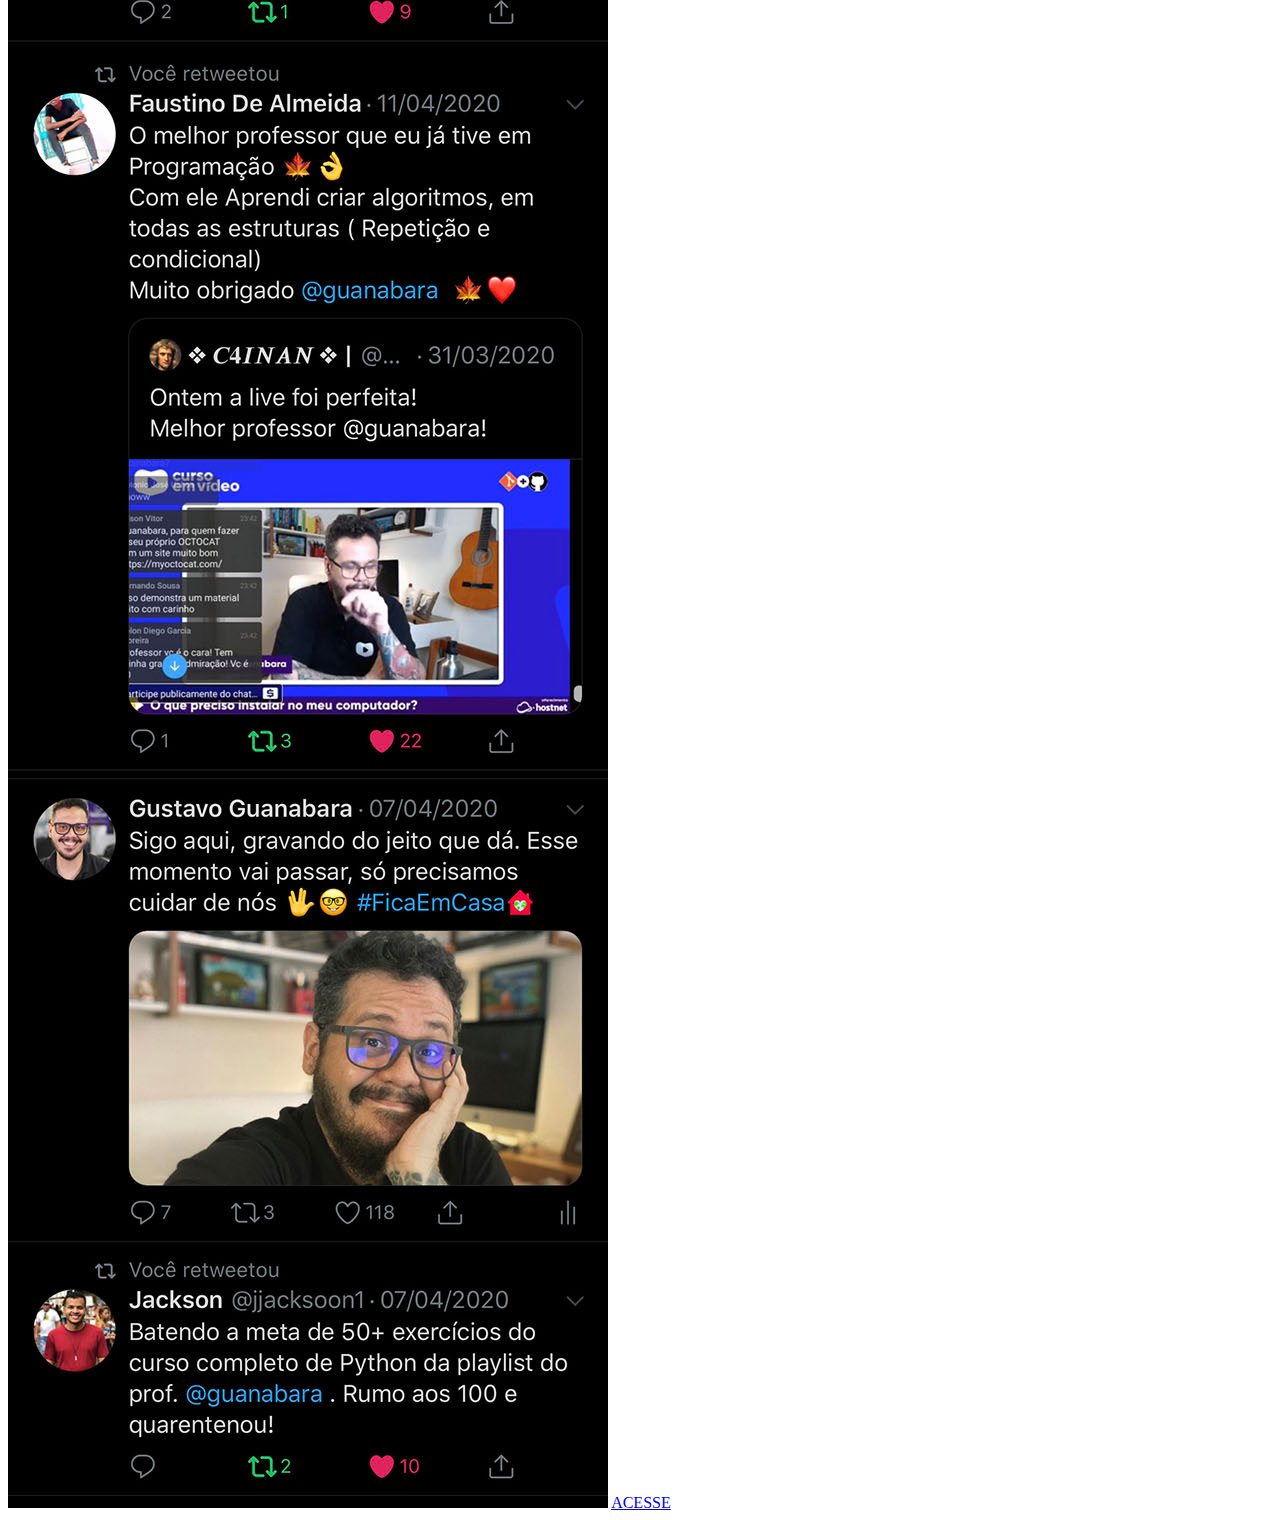
<file: twitter.html>
<!DOCTYPE html>
<html lang="pt-br">
<head>
    <meta charset="UTF-8">
    <meta http-equiv="X-UA-Compatible" content="IE=edge">
    <meta name="viewport" content="width=device-width, initial-scale=1.0">
    <title>Document</title>
</head>
<body>
    <img src="imagens/tela-twitter.jpg" alt="twitter">
    <a href="https://twitter.com/" target="_blank">ACESSE</a>
</body>
</html>
</file>
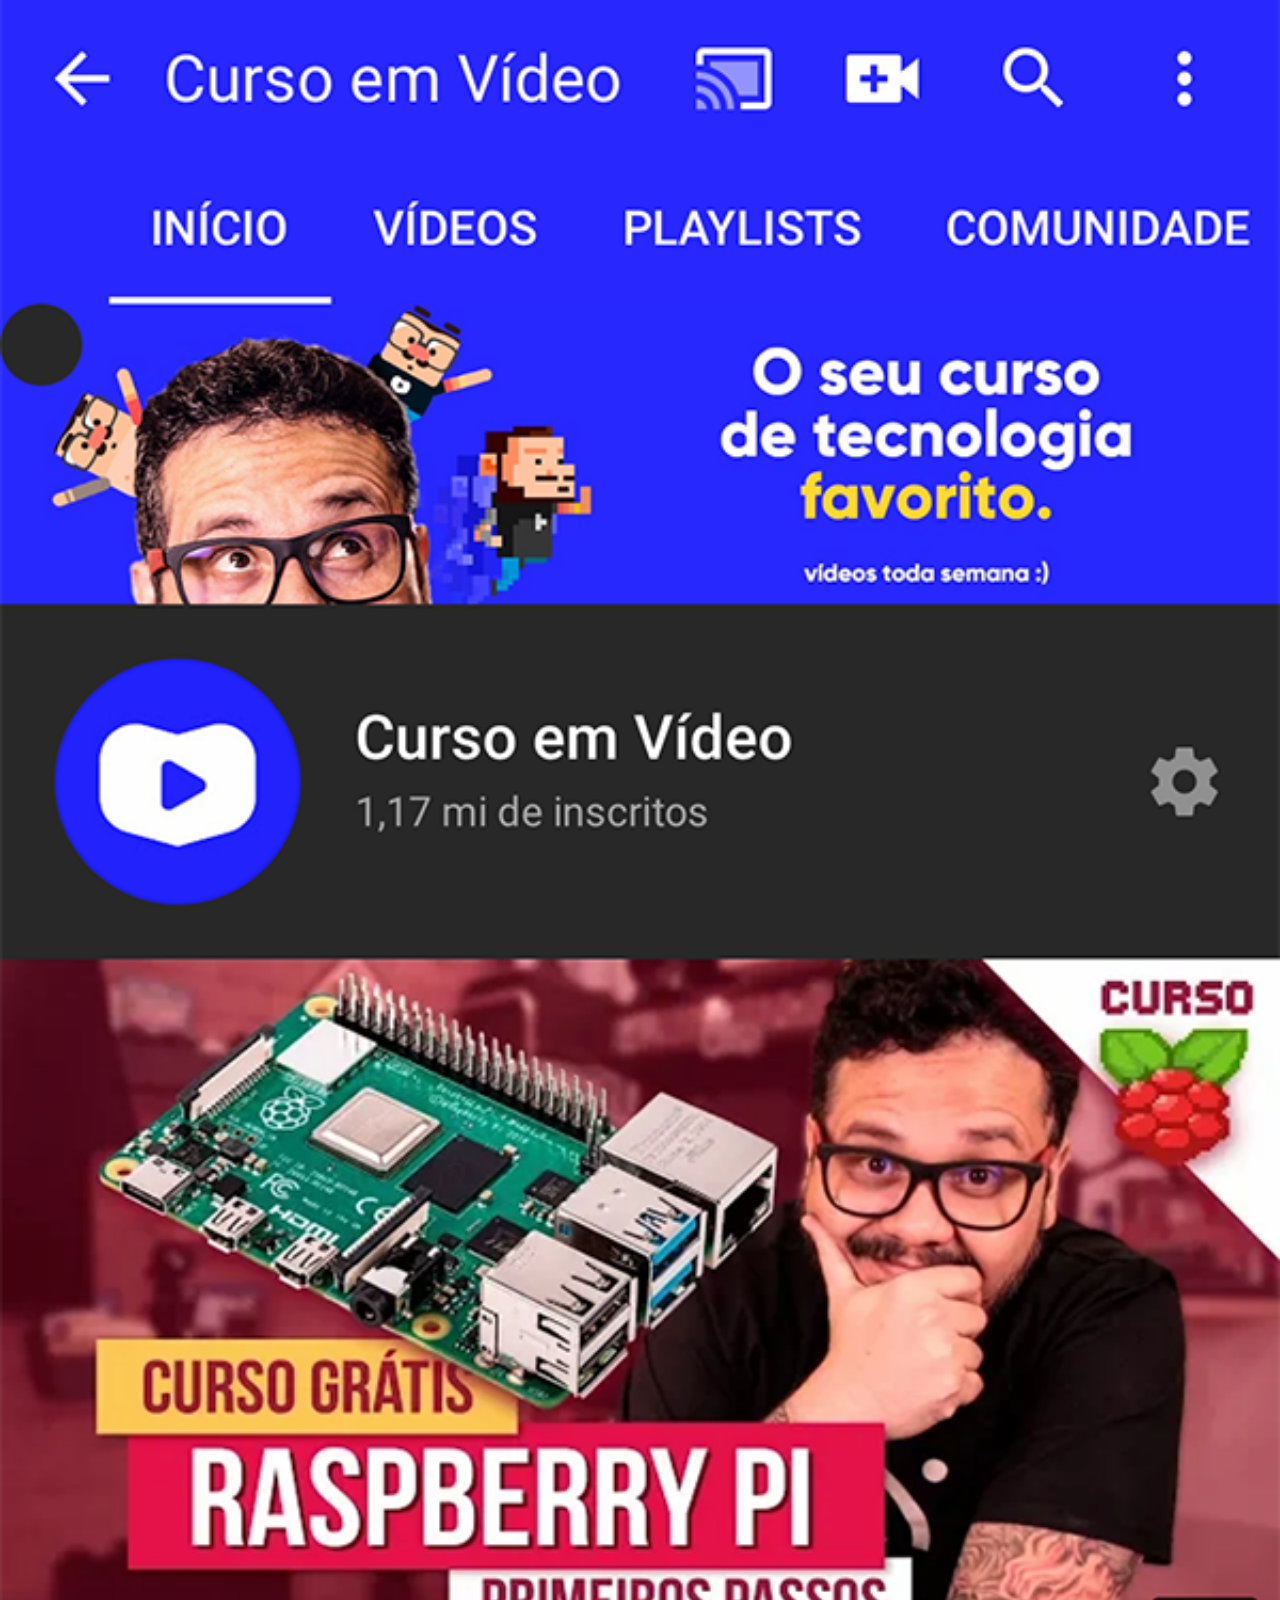
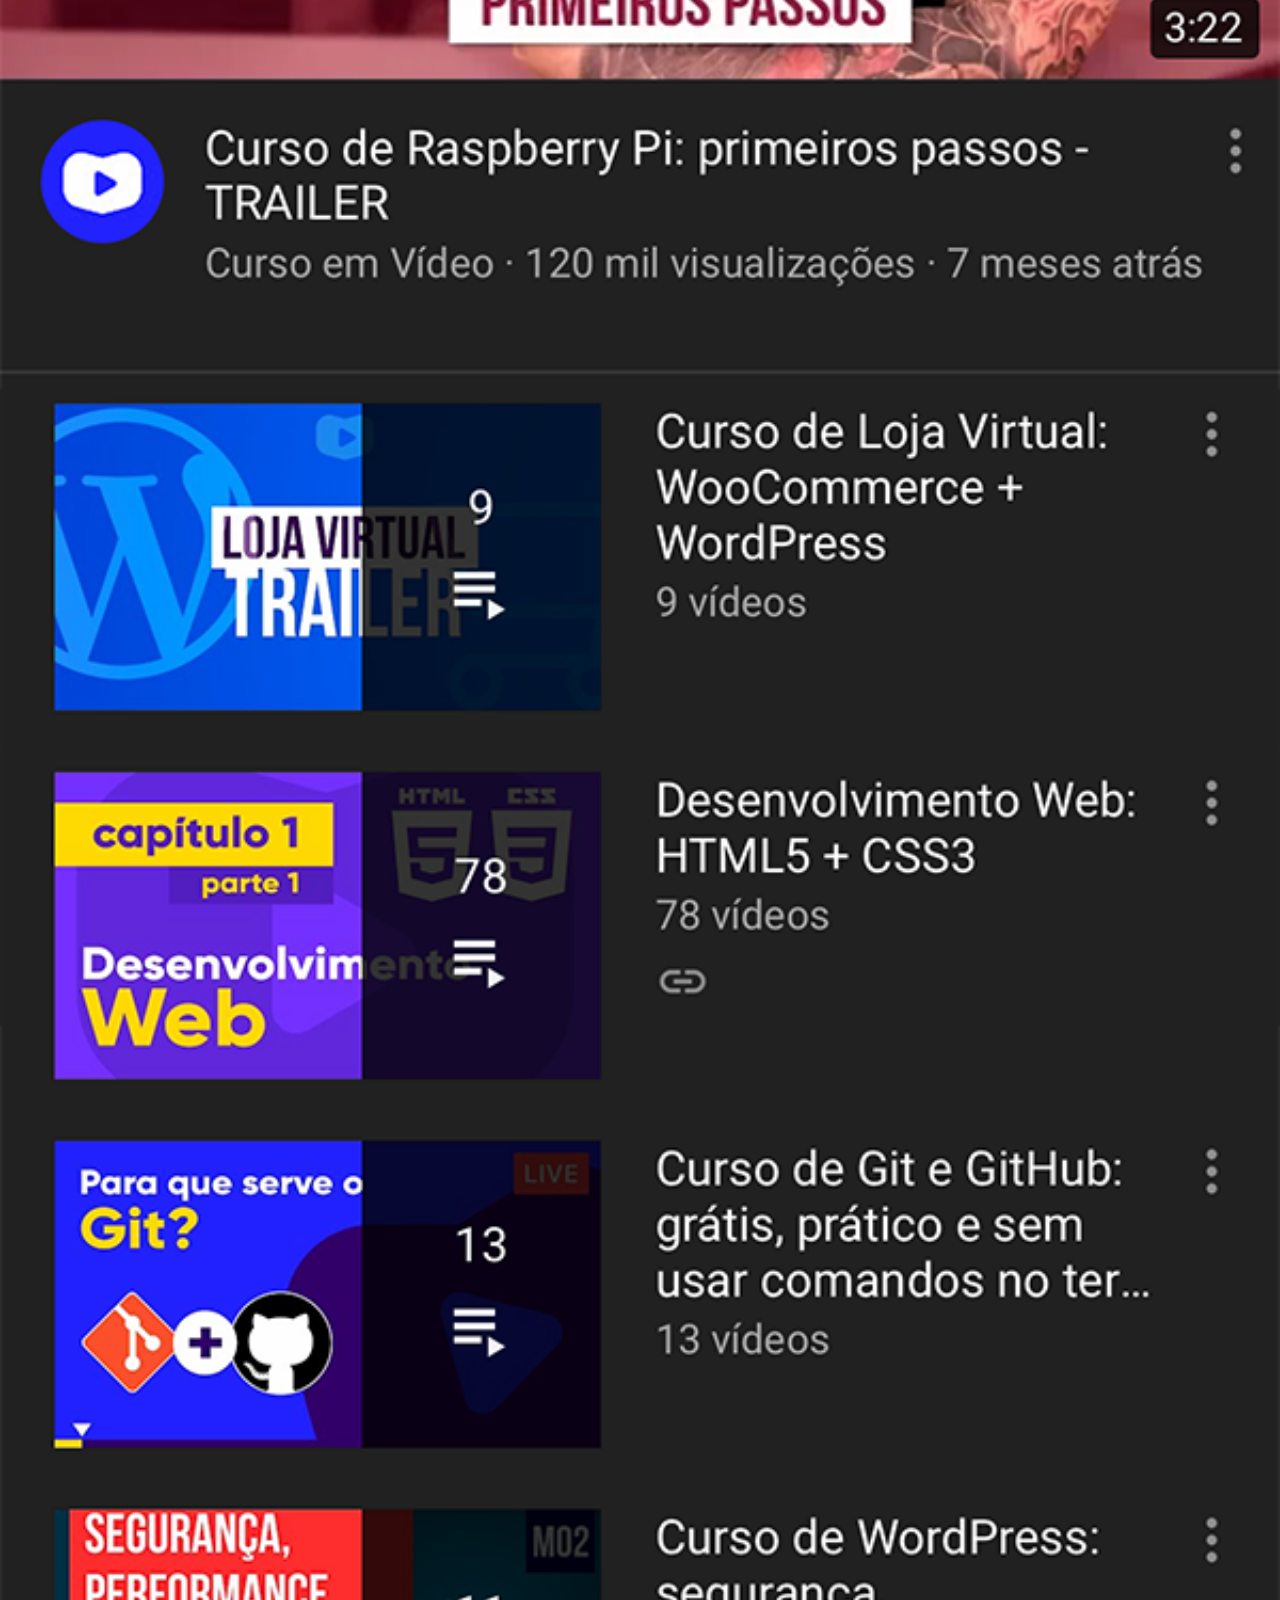
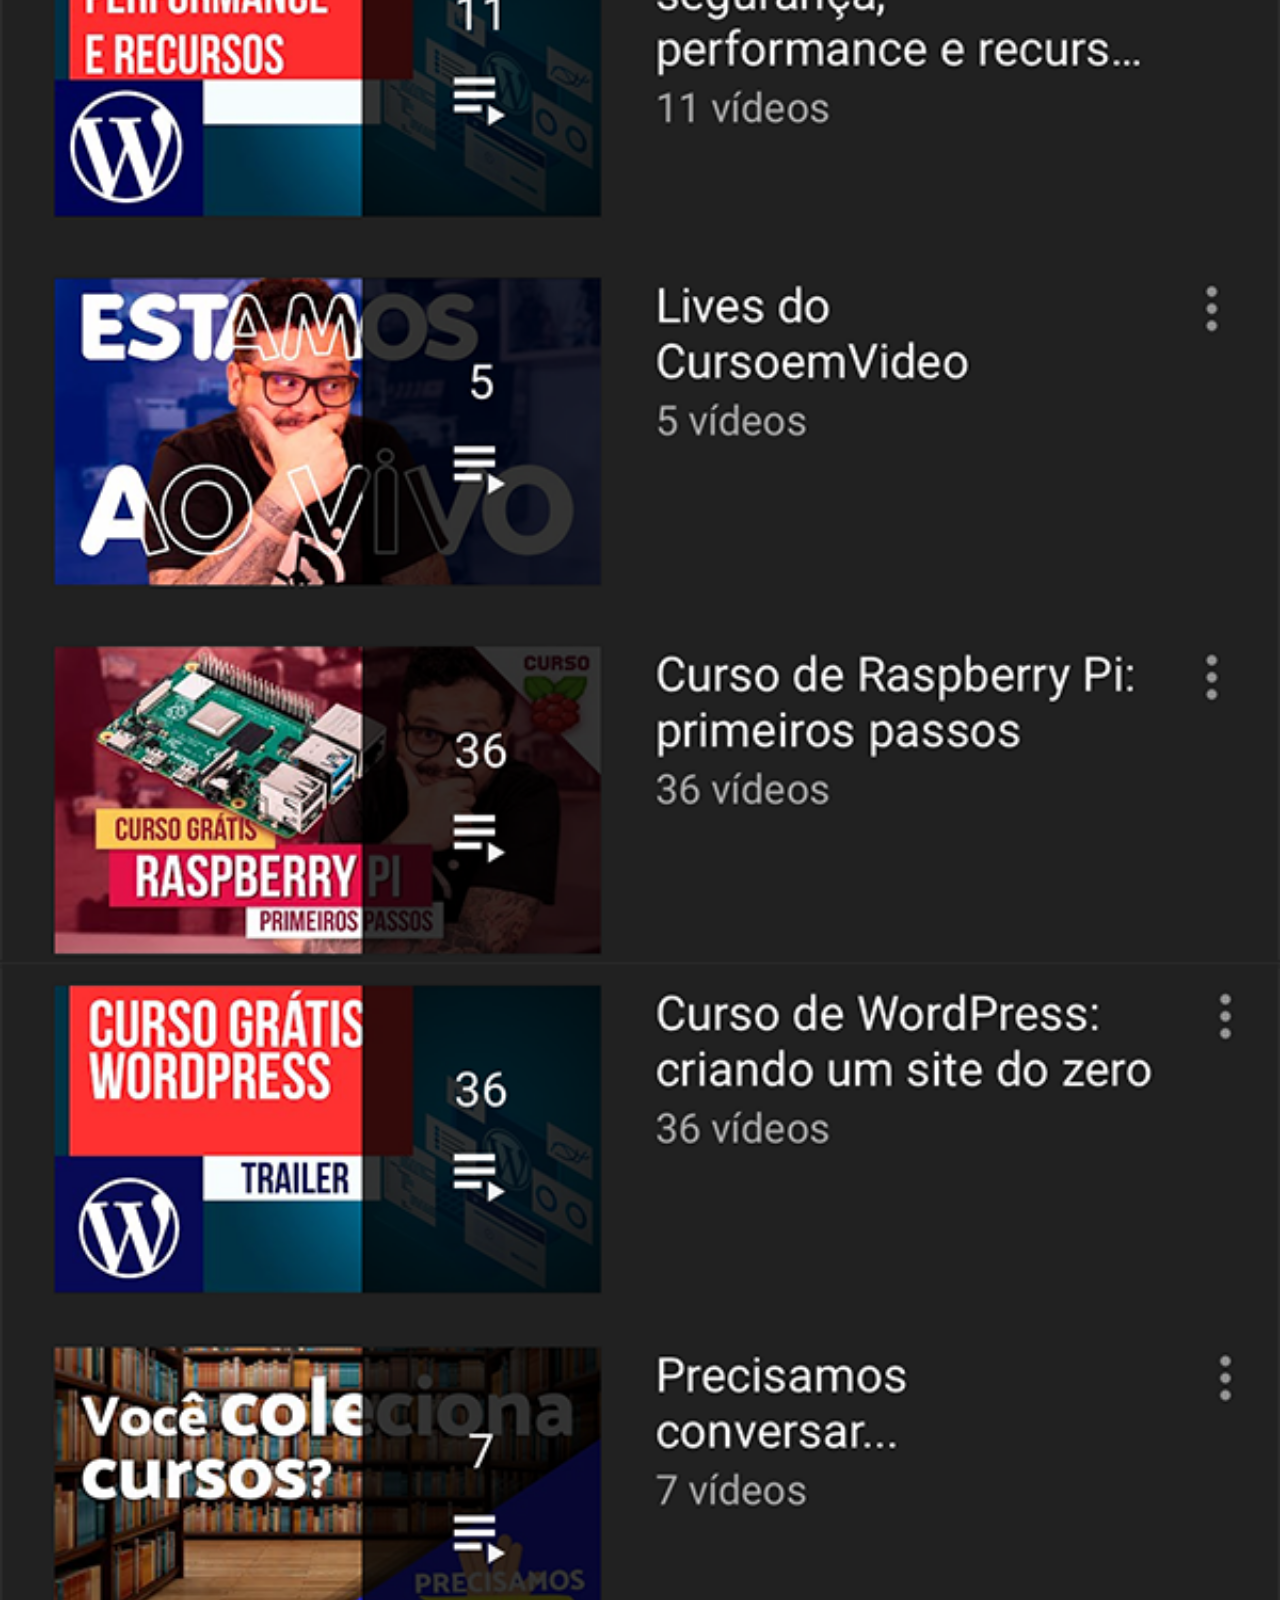
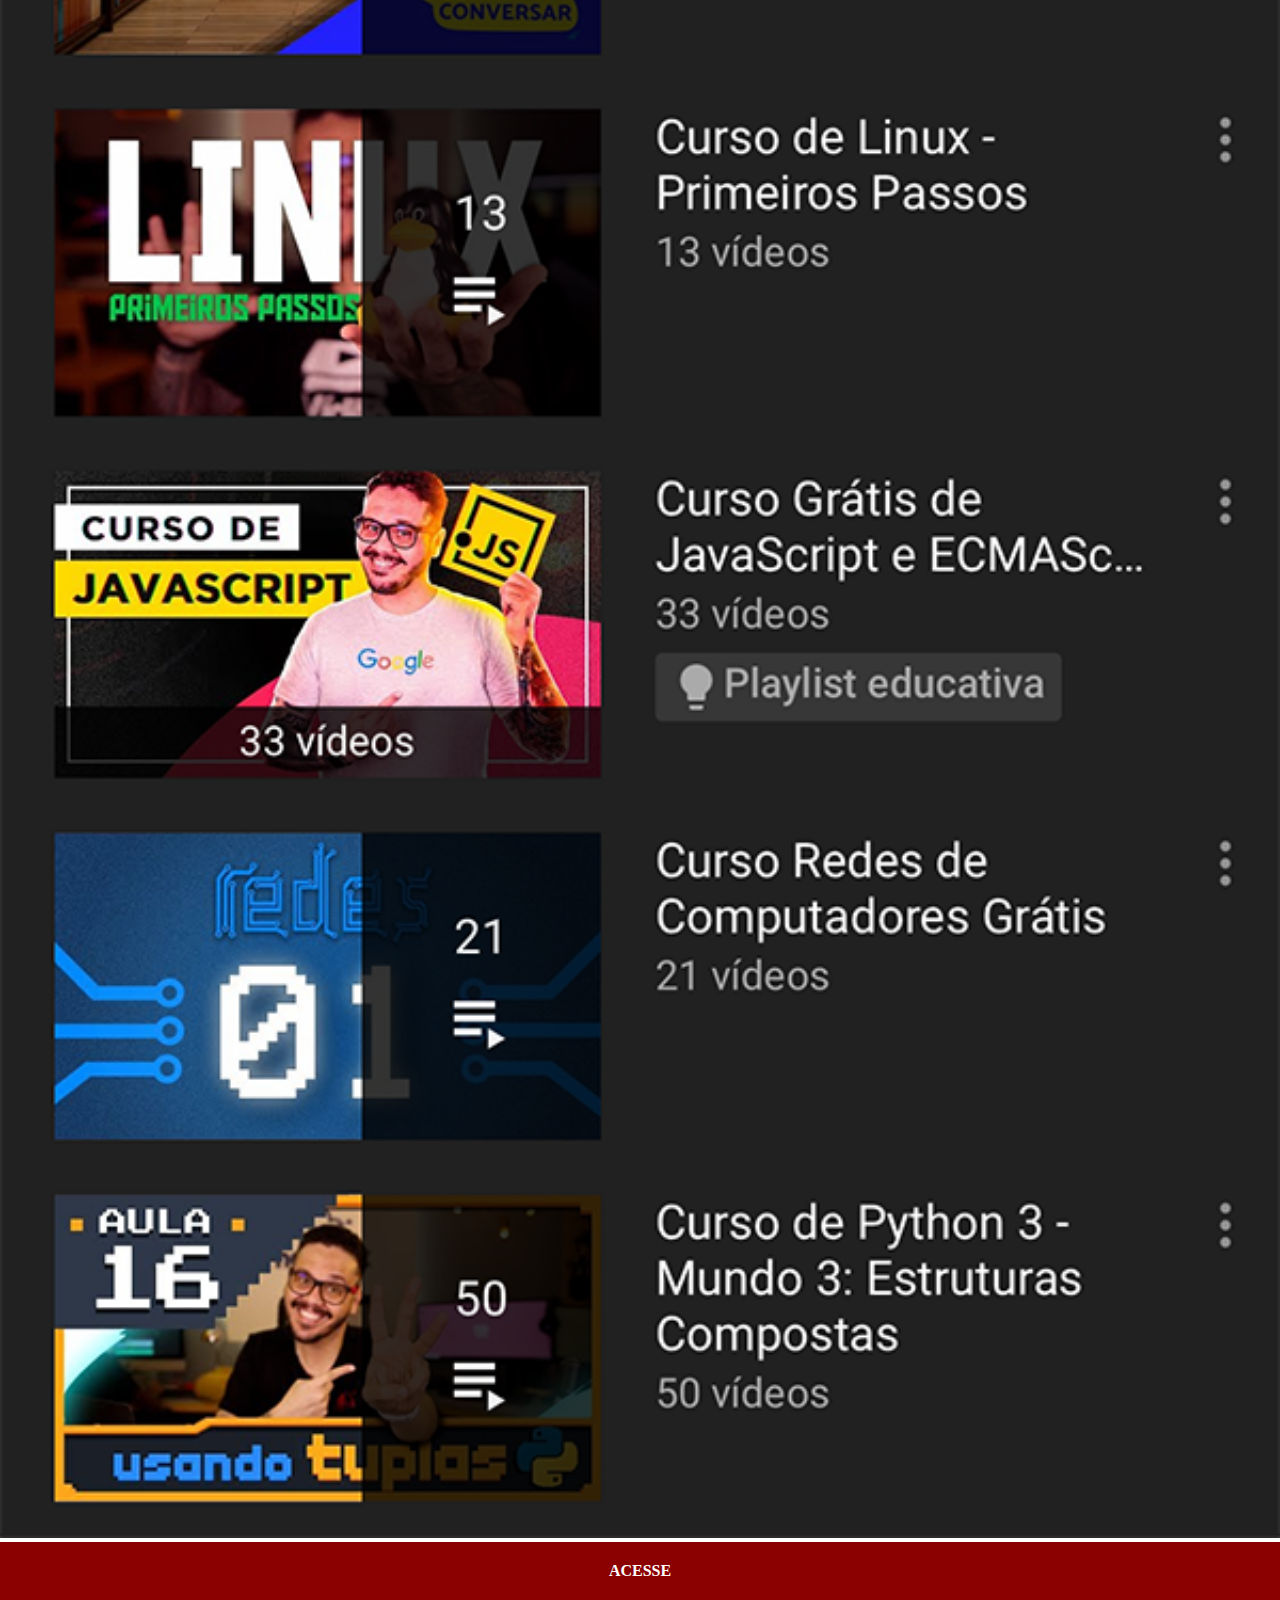
<file: youtube.html>
<!DOCTYPE html>
<html lang="pt-br">
<head>
    <meta charset="UTF-8">
    <meta http-equiv="X-UA-Compatible" content="IE=edge">
    <meta name="viewport" content="width=device-width, initial-scale=1.0">
    <title>Document</title>
    <link rel="stylesheet" href="estilo/social.css">
</head>
<body>
    <img src="imagens/tela-youtube.png" alt="youtube">
    <a href="https://www.youtube.com/watch?v=ar5UB2MxraE&list=PLHz_AreHm4dkcVCk2Bn_fdVQ81Fkrh6WT&index=15" target="_blank">ACESSE</a>
</body>
</html>
</file>
<file: estilo/style.css>
@charset "UTF-8";
*{
    height: 100vh;
    width: 100vw;
    padding: 0px;
    margin: 0px;
}
body, main{
    height: 100%;
    width: 100%;
}
::-webkit-scrollbar{
    width: 0px;
    height: 0px;
}
body{
    background: url('../imagens/fundo-madeira.jpg') no-repeat,
    top center;
    background-size: cover;
    background-attachment: fixed;
}
main{
    position: relative;
    height: 100vw;
}
iframe#tela{
    position: relative;
    top: 80px;
    left: 22px;
    width: 269px;
    height: 471px;
}
section#telefone{
    height: 627px;
    width: 311px;
    top: 50%;
    left: 50%;
    transform: translate(-50%, -50%);
    background: url('../imagens/frame-iphone.png') no-repeat;
    position: absolute;
}
section#fundo{
    text-align: right;
}
section#fundo img{
    width: 50px;
    height: 50px;
    margin: 10px;
    border-radius: 50%;
    box-shadow: 2px 2px 5px rgba(0, 0, 0, 0.253);
    box-sizing: border-box;
}
section#fundo img:hover{
    border: 2px solid rgba(255, 255, 255, 0.425);
    transform: translate(-3px -3px);
    box-shadow: 5px 5px 10px rgba(0, 0, 0, 0.514);
    transition: tranform .3s border 1s;
}
</file>
<file: estilo/social.css>
@charset "UTF-8";
*{
    margin: 0px;
    padding: 0px;
}
::-webkit-scrollbar{
    width: 0px;
    height: 0px;
}
img{
    width: 100%;
}
a{
    display: block;
    background-color: darkred;
    color: white;
    padding: 20px;
    text-align: center;
    font-weight: bolder;
    text-decoration: none;
}
a:hover{
    background-color: red;
}
</file>
